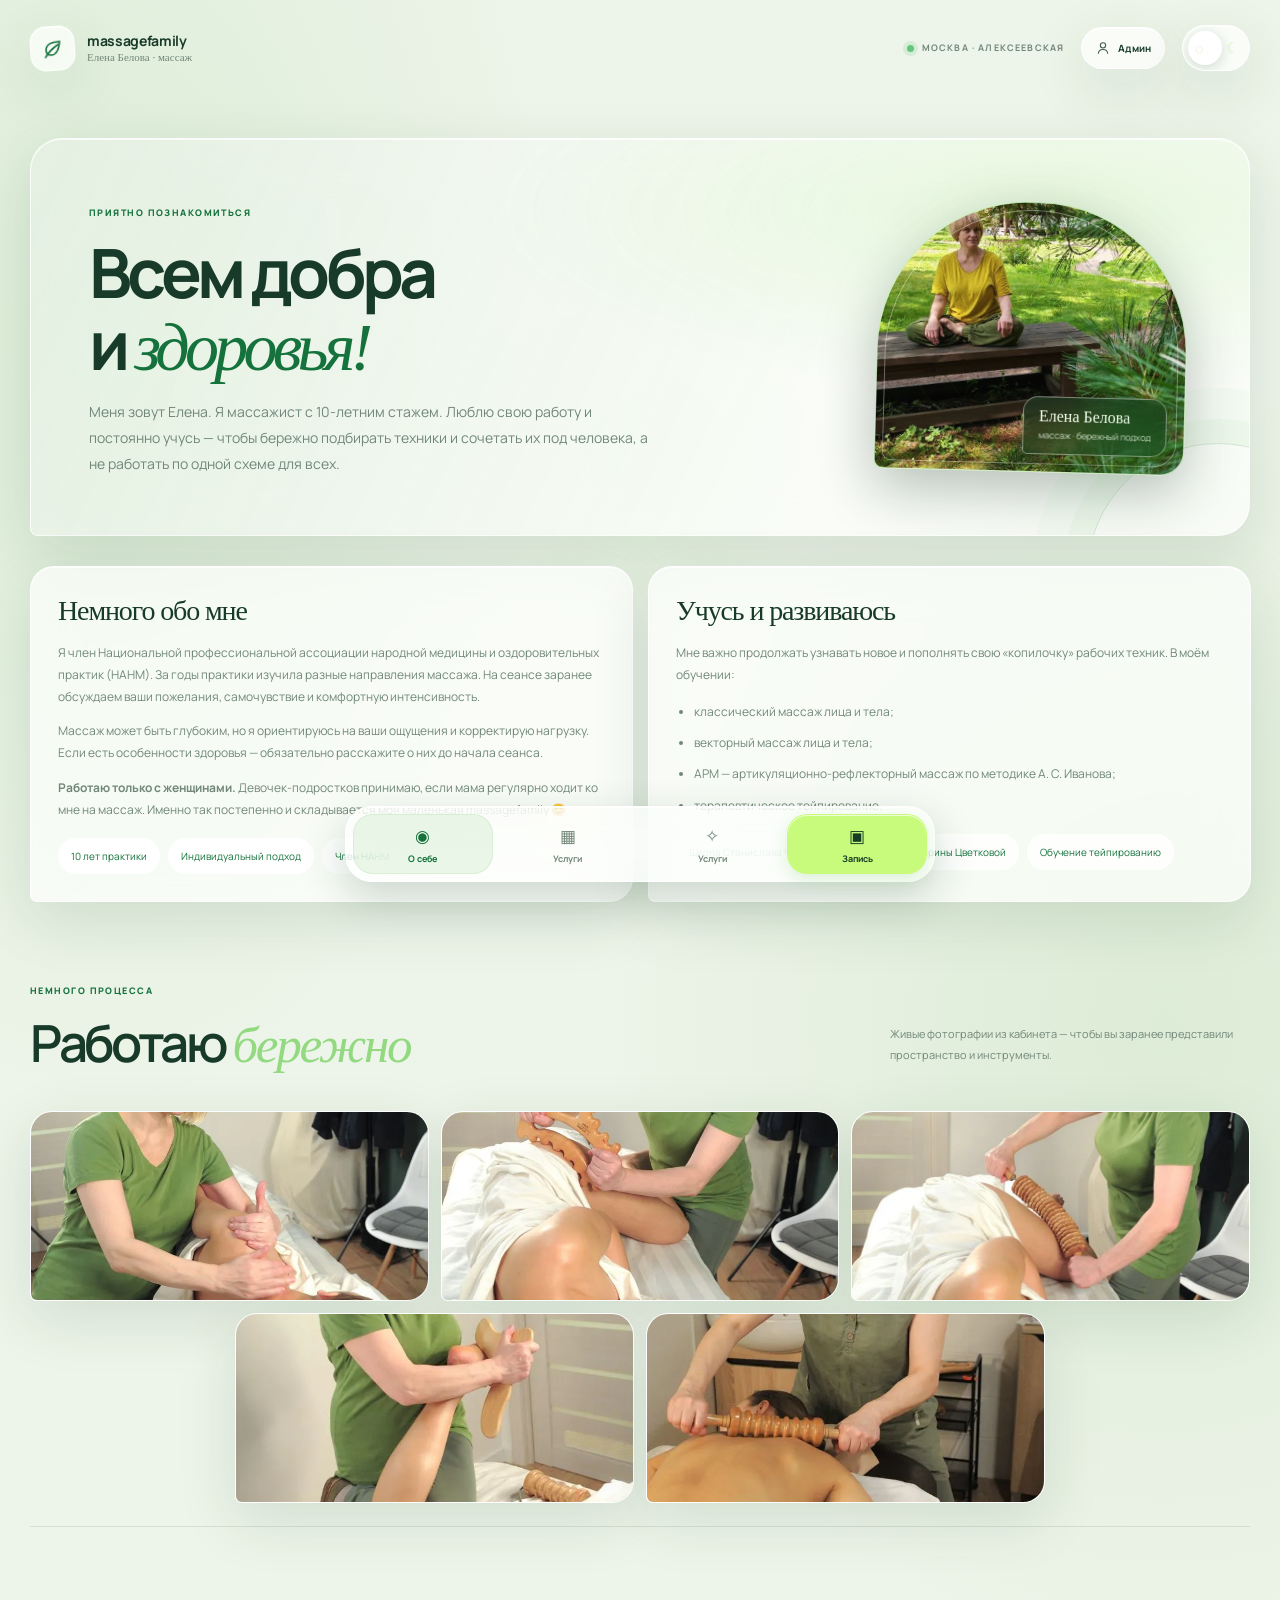
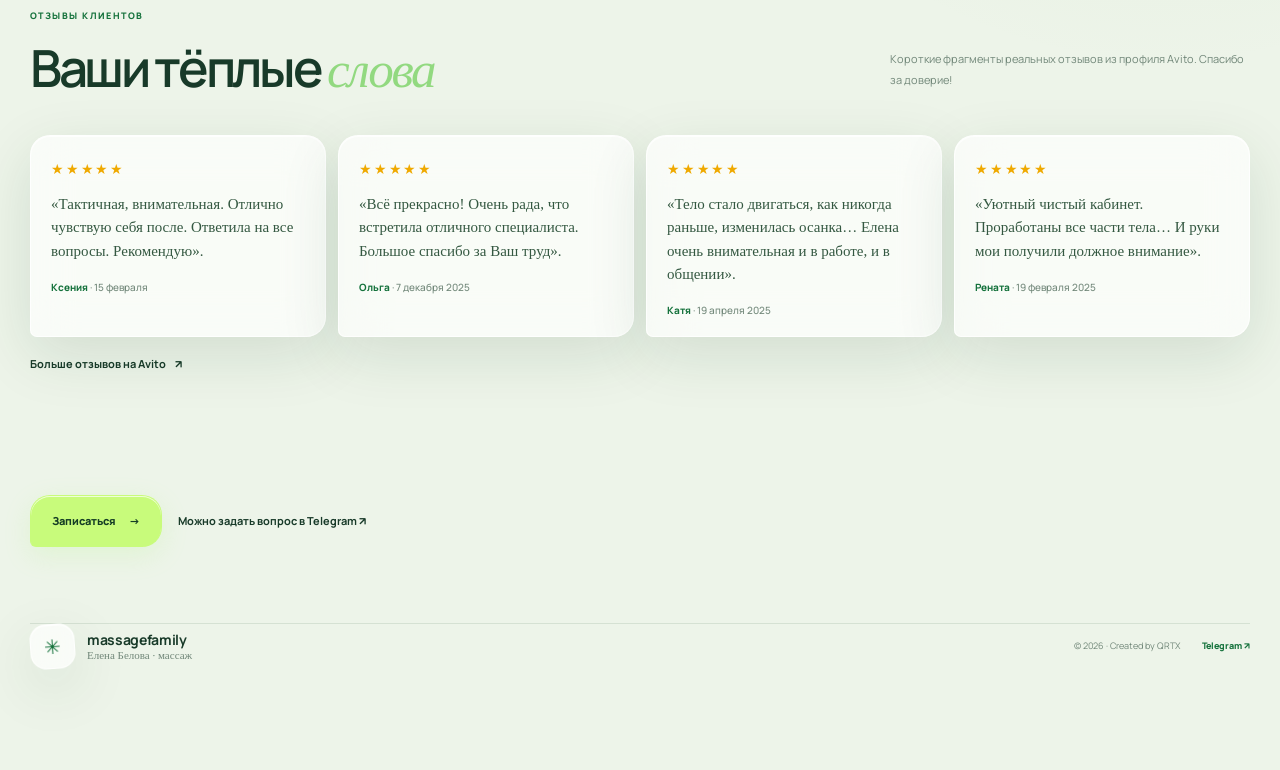
<file: about.html>
<!doctype html>
<html lang="ru"><head><meta charset="utf-8"><meta name="viewport" content="width=device-width,initial-scale=1"><meta name="theme-color" content="#ecf4e9"><meta name="description" content="Елена Белова — массажист с 10-летним стажем, член НАНМ. Знакомство, образование и отзывы клиентов."><title>О себе — massagefamily</title><link rel="manifest" href="./site.webmanifest"><link rel="icon" href="./assets/leaf.svg" type="image/svg+xml"><link rel="stylesheet" href="./styles.css?v=12"></head>
<body data-theme="light"><div class="scroll-progress" id="scroll-progress"></div><div class="ambient-glow" id="ambient-glow"></div>
<header class="site-header"><a class="brand" href="./index.html"><span class="brand-mark"><svg viewBox="0 0 24 24"><path d="M19 5C10 5 5 8 5 13c0 3 2 5 5 5 5 0 8-6 9-13ZM4 20c4-6 8-9 13-12" fill="none" stroke="currentColor" stroke-width="1.6" stroke-linecap="round"/></svg></span><span class="brand-copy"><strong>massagefamily</strong><small>Елена Белова · массаж</small></span></a><div class="header-right"><span class="header-location"><i></i> МОСКВА · АЛЕКСЕЕВСКАЯ</span><button class="theme-toggle" id="theme-toggle" type="button" aria-label="Сменить тему"><span class="theme-sun">☼</span><span class="theme-moon">☾</span><span class="theme-toggle-knob"></span></button></div></header>
<main class="standalone-main subpage-main"><section class="page-intro about-intro reveal"><div class="about-intro-copy"><p class="eyebrow">ПРИЯТНО ПОЗНАКОМИТЬСЯ</p><h1>Всем добра<br />и <em>здоровья!</em></h1><p>Меня зовут Елена. Я массажист с 10-летним стажем. Люблю свою работу и постоянно учусь — чтобы бережно подбирать техники и сочетать их под человека, а не работать по одной схеме для всех.</p></div><figure class="about-portrait"><img src="./assets/photos/hero.jpg" alt="Елена в зелёном саду" fetchpriority="high"><figcaption><span>Елена Белова</span><small>массаж · бережный подход</small></figcaption></figure></section>
<div class="page-content"><article class="page-panel reveal"><h2>Немного обо мне</h2><p>Я член Национальной профессиональной ассоциации народной медицины и оздоровительных практик (НАНМ). За годы практики изучила разные направления массажа. На сеансе заранее обсуждаем ваши пожелания, самочувствие и комфортную интенсивность.</p><p>Массаж может быть глубоким, но я ориентируюсь на ваши ощущения и корректирую нагрузку. Если есть особенности здоровья — обязательно расскажите о них до начала сеанса.</p><p><strong>Работаю только с женщинами.</strong> Девочек-подростков принимаю, если мама регулярно ходит ко мне на массаж. Именно так постепенно и складывается моя маленькая massagefamily 😊</p><div class="course-chips"><span>10 лет практики</span><span>Индивидуальный подход</span><span>Член НАНМ</span></div></article>
<article class="page-panel reveal"><h2>Учусь и развиваюсь</h2><p>Мне важно продолжать узнавать новое и пополнять свою «копилочку» рабочих техник. В моём обучении:</p><ul><li>классический массаж лица и тела;</li><li>векторный массаж лица и тела;</li><li>АРМ — артикуляционно-рефлекторный массаж по методике А. С. Иванова;</li><li>терапевтическое тейпирование.</li></ul><div class="course-chips"><span>Школа Станислава Чернонога</span><span>Академия Ирины Цветковой</span><span>Обучение тейпированию</span></div></article></div>
<section class="proof-section" style="border:0;padding-bottom:0"><div class="section-heading reveal"><div><div class="section-kicker">НЕМНОГО ПРОЦЕССА</div><h2>Работаю <em>бережно</em></h2></div><p>Живые фотографии из кабинета — чтобы вы заранее представили пространство и инструменты.</p></div><div class="gallery-grid about-gallery reveal"><figure class="gallery-photo"><img src="./assets/photos/gallery/session-01.webp" alt="Елена проводит массаж" loading="lazy"></figure><figure class="gallery-photo"><img src="./assets/photos/gallery/session-02.webp" alt="Массаж деревянным инструментом" loading="lazy"></figure><figure class="gallery-photo"><img src="./assets/photos/gallery/session-03.webp" alt="Сеанс массажа спины" loading="lazy"></figure><figure class="gallery-photo"><img src="./assets/photos/gallery/session-04.webp" alt="Работа с ногой во время сеанса" loading="lazy"></figure><figure class="gallery-photo"><img src="./assets/photos/gallery/session-05.webp" alt="Массаж спины в кабинете" loading="lazy"></figure></div></section>
<section class="proof-section"><div class="section-heading reveal"><div><div class="section-kicker">ОТЗЫВЫ КЛИЕНТОВ</div><h2>Ваши тёплые <em>слова</em></h2></div><p>Короткие фрагменты реальных отзывов из профиля Avito. Спасибо за доверие!</p></div><div class="reviews-grid"><article class="review-card reveal"><div class="review-stars">★★★★★</div><blockquote>«Тактичная, внимательная. Отлично чувствую себя после. Ответила на все вопросы. Рекомендую».</blockquote><p>Ксения <span>· 15 февраля</span></p></article><article class="review-card reveal"><div class="review-stars">★★★★★</div><blockquote>«Всё прекрасно! Очень рада, что встретила отличного специалиста. Большое спасибо за Ваш труд».</blockquote><p>Ольга <span>· 7 декабря 2025</span></p></article><article class="review-card reveal"><div class="review-stars">★★★★★</div><blockquote>«Тело стало двигаться, как никогда раньше, изменилась осанка… Елена очень внимательная и в работе, и в общении».</blockquote><p>Катя <span>· 19 апреля 2025</span></p></article><article class="review-card reveal"><div class="review-stars">★★★★★</div><blockquote>«Уютный чистый кабинет. Проработаны все части тела… И руки мои получили должное внимание».</blockquote><p>Рената <span>· 19 февраля 2025</span></p></article></div><a class="text-link reviews-source" href="https://www.avito.ru/brands/05d2e769d853cb7432aabbcc0c474734/all/predlozheniya_uslug?gdlkerfdnwq=101&amp;page_from=from_item_card&amp;iid=3800593027&amp;sellerId=5f546a89d2728fcfa3dec36722f4801d&amp;view=gallery" target="_blank" rel="noreferrer">Больше отзывов на Avito <span>↗</span></a></section>
<div class="page-cta reveal"><a class="button button-primary" href="./booking.html">Записаться <span>→</span></a><a class="text-link" href="https://t.me/elenabelova77" target="_blank" rel="noreferrer">Можно задать вопрос в Telegram ↗</a></div></main>
<footer class="site-footer section-shell"><a class="brand" href="./index.html"><span class="brand-mark">✳</span><span class="brand-copy"><strong>massagefamily</strong><small>Елена Белова · массаж</small></span></a><span>© <span id="year"></span> · Created by QRTX</span><div class="footer-actions"><a href="https://t.me/elenabelova77" target="_blank" rel="noreferrer">Telegram ↗</a></div></footer>
<nav class="floating-nav" aria-label="Навигация"><a class="nav-item" href="about.html"><span class="nav-icon">◉</span><span>О себе</span></a><a class="nav-item" href="services.html"><span class="nav-icon">▦</span><span>Услуги</span></a><a class="nav-item" href="prices.html"><span class="nav-icon">✧</span><span>Услуги</span></a><a class="nav-item nav-booking" href="booking.html"><span class="nav-icon">▣</span><span>Запись</span></a></nav><script src="./site-common.js?v=13" defer></script></body></html>
</file>
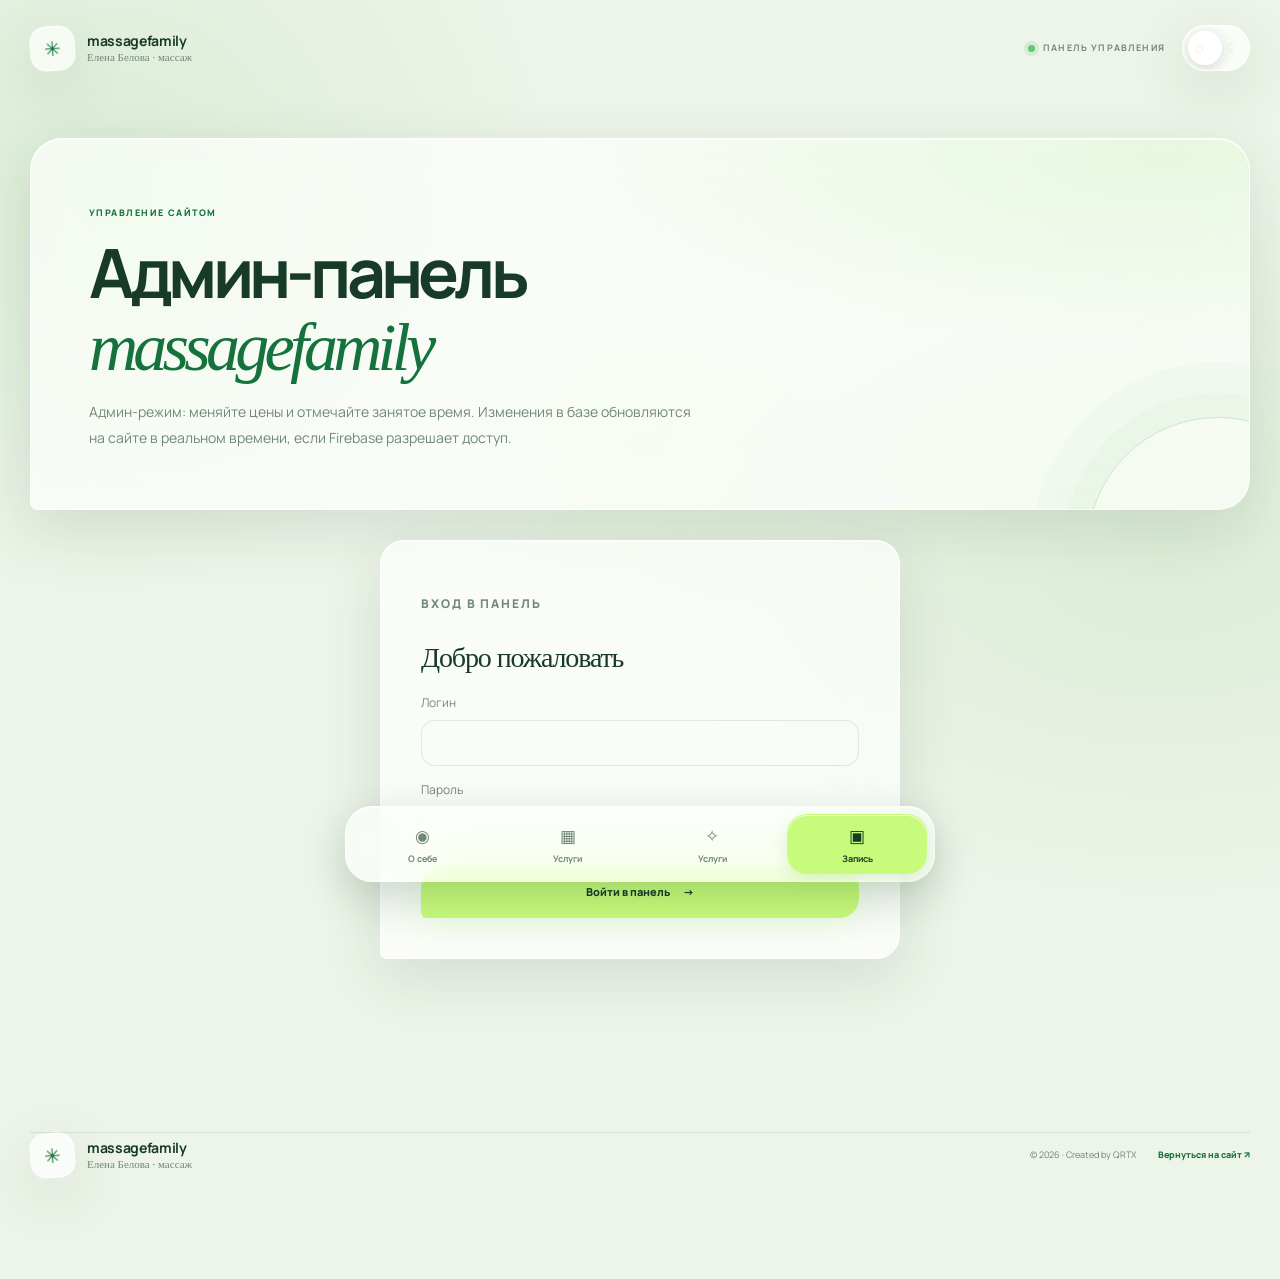
<file: admin.html>
<!doctype html>
<html lang="ru">
<head>
  <meta charset="utf-8"><meta name="viewport" content="width=device-width,initial-scale=1"><meta name="theme-color" content="#ecf4e9">
  <meta name="description" content="Демо-панель управления сайтом massagefamily."><title>Демо-админка — massagefamily</title>
  <link rel="manifest" href="./site.webmanifest"><link rel="icon" href="./assets/leaf.svg" type="image/svg+xml"><link rel="stylesheet" href="./styles.css?v=12">
</head>
<body class="admin-page" data-theme="light">
  <div class="scroll-progress"></div><div class="ambient-glow"></div>
  <header class="site-header"><a class="brand" href="./index.html"><span class="brand-mark">✳</span><span class="brand-copy"><strong>massagefamily</strong><small>Елена Белова · массаж</small></span></a><div class="header-right"><span class="header-location"><i></i> ПАНЕЛЬ УПРАВЛЕНИЯ</span><button class="theme-toggle" id="theme-toggle" type="button" aria-label="Сменить тему"><span class="theme-sun">☼</span><span class="theme-moon">☾</span><span class="theme-toggle-knob"></span></button></div></header>
  <main class="standalone-main subpage-main admin-main">
    <section class="page-intro reveal"><p class="eyebrow">УПРАВЛЕНИЕ САЙТОМ</p><h1>Админ-панель<br><em>massagefamily</em></h1><p>Админ-режим: меняйте цены и отмечайте занятое время. Изменения в базе обновляются на сайте в реальном времени, если Firebase разрешает доступ.</p></section>
    <section class="admin-login page-panel reveal" id="admin-login-panel">
      <form id="admin-login-form" class="admin-login-form"><p class="eyebrow">ВХОД В ПАНЕЛЬ</p><h2>Добро пожаловать</h2><label>Логин<input id="admin-username" name="username" autocomplete="username" required></label><label>Пароль<input id="admin-password" name="password" type="password" autocomplete="current-password" required></label><button class="button button-primary" type="submit">Войти в панель <span>→</span></button><p class="form-error" id="login-error" role="alert" hidden>Проверьте логин и пароль.</p></form>
    </section>
    <section class="admin-workspace" id="admin-workspace" hidden>
      <div class="admin-toolbar page-panel"><div><span class="eyebrow">СТАТУС ХРАНИЛИЩА</span><p id="database-status" class="database-status" role="status">Проверяю соединение…</p></div><div class="admin-toolbar-actions"><button class="button button-outline" id="seed-database" type="button">Сохранить стартовые данные в Firebase</button><button class="button button-quiet" id="admin-logout" type="button">Выйти</button></div></div>
      <div class="admin-grid">
        <section class="page-panel admin-services-panel"><div class="admin-section-heading"><div><p class="eyebrow">КАТАЛОГ</p><h2>Услуги и цены</h2></div><span class="admin-count" id="service-count"></span></div><div id="admin-service-list" class="admin-service-list"></div><form id="new-service-form" class="new-service-form"><h3>Добавить услугу</h3><label>Название<input name="name" required maxlength="90" placeholder="Например, массаж спины"></label><div class="form-pair"><label>Длительность<input name="duration" required maxlength="60" placeholder="1 час"></label><label>Цена, ₽<input name="price" required type="number" min="0" step="100" placeholder="5000"></label></div><button class="button button-outline" type="submit">Добавить услугу <span>＋</span></button></form></section>
        <section class="page-panel admin-calendar-panel"><div class="admin-section-heading"><div><p class="eyebrow">РАСПИСАНИЕ</p><h2>Записи в календаре</h2></div></div><div class="calendar-title admin-month-title"><h3 id="admin-month-label"></h3><div class="calendar-arrows"><button type="button" id="admin-prev-month" aria-label="Предыдущий месяц">‹</button><button type="button" id="admin-next-month" aria-label="Следующий месяц">›</button></div></div><div class="calendar-weekdays"><span>ПН</span><span>ВТ</span><span>СР</span><span>ЧТ</span><span>ПТ</span><span>СБ</span><span>ВС</span></div><div class="calendar-grid admin-calendar-grid" id="admin-calendar-grid" aria-label="Дни месяца"></div><p class="admin-selected-date" id="admin-selected-date">Выберите день в календаре</p><div class="admin-day-actions"><label class="admin-closed-toggle"><input type="checkbox" id="admin-day-closed"><span>Закрыть день для записи</span></label><form id="admin-booking-form" class="admin-booking-form"><label>Время<select name="time" id="admin-time" required></select></label><button class="button button-primary" type="submit">Добавить занятие <span>＋</span></button></form><div class="admin-booking-list" id="admin-booking-list"></div></div></section>
      </div>
      <p class="admin-disclaimer"><strong>Важно:</strong> все изменения применяются либо кнопкой Сохранить, либо автоматически. Для проверки обновите страницу. </p>
    </section>
  </main>
  <footer class="site-footer section-shell"><a class="brand" href="./index.html"><span class="brand-mark">✳</span><span class="brand-copy"><strong>massagefamily</strong><small>Елена Белова · массаж</small></span></a><span>© <span id="year"></span> · Created by QRTX</span><div class="footer-actions"><a href="./index.html">Вернуться на сайт ↗</a></div></footer>
  <nav class="floating-nav" aria-label="Навигация"><a class="nav-item" href="about.html"><span class="nav-icon">◉</span><span>О себе</span></a><a class="nav-item" href="services.html"><span class="nav-icon">▦</span><span>Услуги</span></a><a class="nav-item" href="prices.html"><span class="nav-icon">₽</span><span>Цены</span></a><a class="nav-item nav-booking" href="booking.html"><span class="nav-icon">▣</span><span>Запись</span></a></nav>
  <script src="./site-common.js?v=13" defer></script><script src="./admin.js?v=3" defer></script>
</body>
</html>
</file>
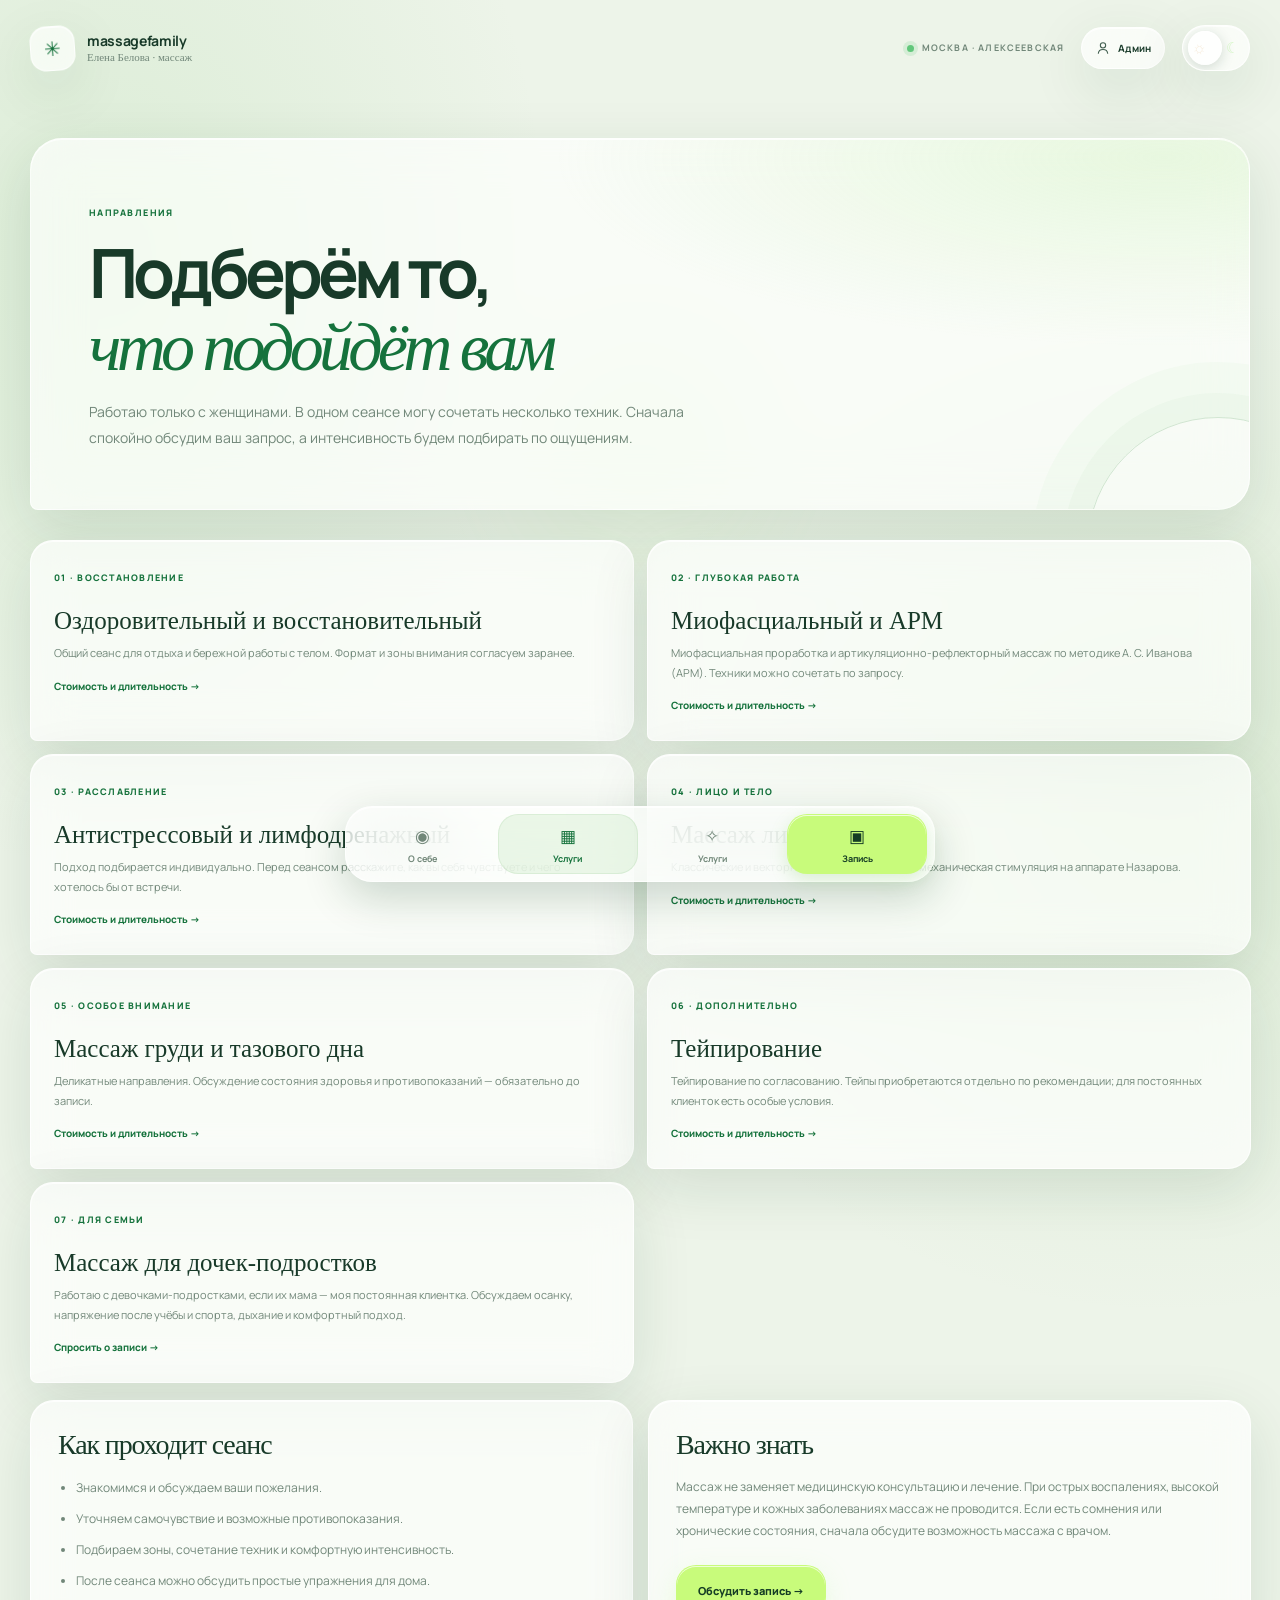
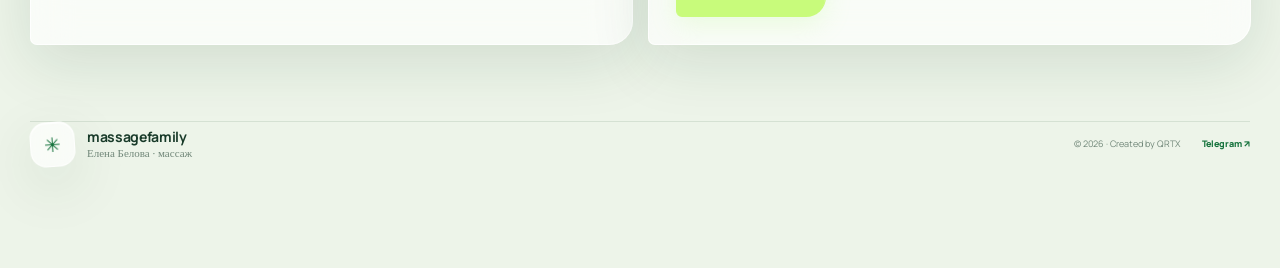
<file: services.html>
<!doctype html>
<html lang="ru"><head><meta charset="utf-8"><meta name="viewport" content="width=device-width,initial-scale=1"><meta name="theme-color" content="#ecf4e9"><meta name="description" content="Направления массажа Елены Беловой: оздоровительный, миофасциальный, лимфодренажный, висцеральный и другие."><title>Услуги — massagefamily</title><link rel="manifest" href="./site.webmanifest"><link rel="icon" href="./assets/leaf.svg" type="image/svg+xml"><link rel="stylesheet" href="./styles.css?v=12"></head>
<body data-theme="light"><div class="scroll-progress"></div><div class="ambient-glow"></div><header class="site-header"><a class="brand" href="./index.html"><span class="brand-mark">✳</span><span class="brand-copy"><strong>massagefamily</strong><small>Елена Белова · массаж</small></span></a><div class="header-right"><span class="header-location"><i></i> МОСКВА · АЛЕКСЕЕВСКАЯ</span><button class="theme-toggle" id="theme-toggle" type="button" aria-label="Сменить тему"><span class="theme-sun">☼</span><span class="theme-moon">☾</span><span class="theme-toggle-knob"></span></button></div></header>
<main class="standalone-main subpage-main"><section class="page-intro reveal"><p class="eyebrow">НАПРАВЛЕНИЯ</p><h1>Подберём то,<br /><em>что подойдёт вам</em></h1><p>Работаю только с женщинами. В одном сеансе могу сочетать несколько техник. Сначала спокойно обсудим ваш запрос, а интенсивность будем подбирать по ощущениям.</p></section>
<div class="catalog-list"><article class="catalog-card reveal"><small>01 · ВОССТАНОВЛЕНИЕ</small><h2>Оздоровительный и восстановительный</h2><p>Общий сеанс для отдыха и бережной работы с телом. Формат и зоны внимания согласуем заранее.</p><a href="./prices.html">Стоимость и длительность →</a></article><article class="catalog-card reveal"><small>02 · ГЛУБОКАЯ РАБОТА</small><h2>Миофасциальный и АРМ</h2><p>Миофасциальная проработка и артикуляционно-рефлекторный массаж по методике А. С. Иванова (АРМ). Техники можно сочетать по запросу.</p><a href="./prices.html">Стоимость и длительность →</a></article><article class="catalog-card reveal"><small>03 · РАССЛАБЛЕНИЕ</small><h2>Антистрессовый и лимфодренажный</h2><p>Подход подбирается индивидуально. Перед сеансом расскажите, как вы себя чувствуете и чего хотелось бы от встречи.</p><a href="./prices.html">Стоимость и длительность →</a></article><article class="catalog-card reveal"><small>04 · ЛИЦО И ТЕЛО</small><h2>Массаж лица и БМС</h2><p>Классические и векторные техники, а также биомеханическая стимуляция на аппарате Назарова.</p><a href="./prices.html">Стоимость и длительность →</a></article><article class="catalog-card reveal"><small>05 · ОСОБОЕ ВНИМАНИЕ</small><h2>Массаж груди и тазового дна</h2><p>Деликатные направления. Обсуждение состояния здоровья и противопоказаний — обязательно до записи.</p><a href="./prices.html">Стоимость и длительность →</a></article><article class="catalog-card reveal"><small>06 · ДОПОЛНИТЕЛЬНО</small><h2>Тейпирование</h2><p>Тейпирование по согласованию. Тейпы приобретаются отдельно по рекомендации; для постоянных клиенток есть особые условия.</p><a href="./prices.html">Стоимость и длительность →</a></article><article class="catalog-card reveal"><small>07 · ДЛЯ СЕМЬИ</small><h2>Массаж для дочек-подростков</h2><p>Работаю с девочками-подростками, если их мама — моя постоянная клиентка. Обсуждаем осанку, напряжение после учёбы и спорта, дыхание и комфортный подход.</p><a href="./booking.html">Спросить о записи →</a></article></div>
<div class="page-content" style="margin-top:16px"><article class="page-panel reveal"><h2>Как проходит сеанс</h2><ul><li>Знакомимся и обсуждаем ваши пожелания.</li><li>Уточняем самочувствие и возможные противопоказания.</li><li>Подбираем зоны, сочетание техник и комфортную интенсивность.</li><li>После сеанса можно обсудить простые упражнения для дома.</li></ul></article><article class="page-panel reveal"><h2>Важно знать</h2><p>Массаж не заменяет медицинскую консультацию и лечение. При острых воспалениях, высокой температуре и кожных заболеваниях массаж не проводится. Если есть сомнения или хронические состояния, сначала обсудите возможность массажа с врачом.</p><div class="page-cta"><a class="button button-primary" href="./booking.html">Обсудить запись →</a></div></article></div></main>
<footer class="site-footer section-shell"><a class="brand" href="./index.html"><span class="brand-mark">✳</span><span class="brand-copy"><strong>massagefamily</strong><small>Елена Белова · массаж</small></span></a><span>© <span id="year"></span> · Created by QRTX</span><div class="footer-actions"><a href="https://t.me/elenabelova77" target="_blank" rel="noreferrer">Telegram ↗</a></div></footer><nav class="floating-nav" aria-label="Навигация"><a class="nav-item" href="about.html"><span class="nav-icon">◉</span><span>О себе</span></a><a class="nav-item" href="services.html"><span class="nav-icon">▦</span><span>Услуги</span></a><a class="nav-item" href="prices.html"><span class="nav-icon">✧</span><span>Услуги</span></a><a class="nav-item nav-booking" href="booking.html"><span class="nav-icon">▣</span><span>Запись</span></a></nav><script src="./site-common.js?v=13" defer></script></body></html>
</file>
<file: styles.css>
@import url('https://fonts.googleapis.com/css2?family=DM+Sans:wght@400;500;600;700&family=Manrope:wght@400;500;600;700;800&display=swap');

:root {
  color-scheme: light;
  --page: #edf4e9;
  --page-soft: #f5f8f1;
  --surface: rgba(255, 255, 255, .69);
  --surface-strong: rgba(255, 255, 255, .84);
  --surface-solid: #fff;
  --ink: #183a29;
  --ink-soft: #345841;
  --muted: #718779;
  --line: rgba(54, 95, 64, .13);
  --leaf: #38a85f;
  --leaf-dark: #15723c;
  --leaf-deep: #103b27;
  --acid: #c8fb7b;
  --mint: #d9f0ce;
  --glass-edge: rgba(255, 255, 255, .76);
  --glass-shadow: 0 18px 60px rgba(20, 65, 37, .12), inset 0 1px 0 rgba(255, 255, 255, .76);
  --serif: Georgia, 'Times New Roman', serif;
  --sans: 'Manrope', 'DM Sans', -apple-system, BlinkMacSystemFont, 'Segoe UI', sans-serif;
  --shell: 1220px;
}

body[data-theme="dark"] {
  color-scheme: dark;
  --page: #071b12;
  --page-soft: #0b2418;
  --surface: rgba(20, 49, 33, .7);
  --surface-strong: rgba(23, 57, 38, .88);
  --surface-solid: #123321;
  --ink: #eff9e9;
  --ink-soft: #d0e4ce;
  --muted: #a2b9a8;
  --line: rgba(190, 230, 185, .14);
  --leaf: #68d887;
  --leaf-dark: #9de88b;
  --leaf-deep: #0d2417;
  --acid: #c9fa80;
  --mint: #23452f;
  --glass-edge: rgba(201, 243, 191, .2);
  --glass-shadow: 0 22px 70px rgba(0, 0, 0, .28), inset 0 1px 0 rgba(230, 255, 221, .12);
}

* { box-sizing: border-box; }
html { scroll-behavior: smooth; scroll-padding-top: 30px; }
body {
  margin: 0;
  min-width: 320px;
  background:
    radial-gradient(ellipse at 8% 14%, rgba(143, 205, 133, .19), transparent 28rem),
    radial-gradient(ellipse at 91% 43%, rgba(129, 190, 108, .15), transparent 35rem),
    var(--page);
  color: var(--ink);
  font: 400 15px/1.65 var(--sans);
  -webkit-font-smoothing: antialiased;
  transition: background-color .45s, color .35s;
}
body, button, a { -webkit-tap-highlight-color: transparent; }
button, a { touch-action: manipulation; }
button { font: inherit; color: inherit; }
a { color: inherit; text-decoration: none; }
img { max-width: 100%; display: block; }
svg { width: 20px; height: 20px; display: block; flex: none; }
.svg-library { position: absolute; width: 0; height: 0; overflow: hidden; }
.section-shell { width: min(var(--shell), calc(100% - 56px)); margin-inline: auto; }
::selection { background: #b9ed99; color: #103b27; }

.scroll-progress { position: fixed; z-index: 50; inset: 0 auto auto 0; width: 0; height: 3px; background: linear-gradient(90deg, #58c974, #c8fb7b); box-shadow: 0 0 16px rgba(120, 238, 123, .7); }
.page-loader { position: fixed; inset: 0; z-index: 200; display: flex; flex-direction: column; align-items: center; justify-content: center; gap: 9px; color: var(--ink); background: color-mix(in srgb, var(--page) 82%, transparent); backdrop-filter: blur(24px) saturate(1.25); opacity: 0; visibility: hidden; pointer-events: none; transition: opacity .42s cubic-bezier(.2,.75,.25,1), visibility 0s linear .42s; }
body.page-loading .page-loader { opacity: 1; visibility: visible; pointer-events: auto; transition-delay: 0s; }
body.page-loading { overflow: hidden; }
.loader-orbit { width: 58px; height: 58px; position: relative; display: grid; place-items: center; margin-bottom: 8px; border: 1px solid rgba(126,205,116,.48); border-radius: 21px 21px 21px 6px; color: var(--leaf); background: var(--surface); box-shadow: 0 12px 38px rgba(49,125,59,.18),inset 0 1px 0 rgba(255,255,255,.7); animation: loader-float 2.4s ease-in-out infinite; }
.loader-orbit::before,.loader-orbit::after { content:""; position:absolute; inset:-8px; border:1px solid rgba(106,195,108,.22); border-radius:25px 25px 25px 9px; animation: loader-ring 2.8s ease-out infinite; }
.loader-orbit::after { animation-delay:1.4s; }
.loader-orbit span { font-size:25px; animation: loader-spin 8s linear infinite; }
.loader-orbit i { position:absolute; top:3px; right:5px; width:7px; height:7px; border-radius:50%; background:var(--acid); box-shadow:0 0 12px rgba(180,244,117,.9); }
.page-loader > strong { font:700 16px var(--sans); letter-spacing:.015em; }
.page-loader > small { color:var(--muted); font:12px var(--serif); }
.loader-progress { width:118px; height:2px; overflow:hidden; margin-top:15px; border-radius:99px; background:var(--line); }
.loader-progress i { width:40%; height:100%; display:block; border-radius:inherit; background:linear-gradient(90deg,var(--leaf),var(--acid)); box-shadow:0 0 10px rgba(122,222,112,.68); animation:loader-progress 1.1s ease-in-out infinite; }
@keyframes loader-float { 0%,100% { transform:translateY(0) rotate(-2deg); } 50% { transform:translateY(-5px) rotate(2deg); } }
@keyframes loader-ring { 0% { opacity:.55; transform:scale(.82); } 100% { opacity:0; transform:scale(1.32); } }
@keyframes loader-spin { to { transform:rotate(360deg); } }
@keyframes loader-progress { 0% { transform:translateX(-120%); } 100% { transform:translateX(330%); } }
.ambient-glow { position: fixed; z-index: 0; width: 420px; height: 420px; top: 0; left: 0; border-radius: 50%; pointer-events: none; opacity: .13; background: radial-gradient(circle, rgba(171, 255, 120, .58), transparent 66%); transform: translate3d(calc(var(--pointer-x, 50vw) - 50%), calc(var(--pointer-y, 50vh) - 50%), 0); mix-blend-mode: multiply; }
body[data-theme="dark"] .ambient-glow { opacity: .2; mix-blend-mode: screen; }

/* Header: intentionally calm; the persistent navigation lives in the glass dock. */
.site-header { position: relative; z-index: 5; width: min(var(--shell), calc(100% - 56px)); height: 96px; margin: 0 auto; display: flex; align-items: center; justify-content: space-between; }
.brand { display: inline-flex; align-items: center; gap: 12px; }
.brand-mark { display: grid; place-items: center; width: 45px; height: 45px; border: 1px solid var(--glass-edge); border-radius: 16px; color: var(--leaf-dark); background: var(--surface); backdrop-filter: blur(18px) saturate(1.5); box-shadow: var(--glass-shadow); transform: rotate(-4deg); transition: transform .4s cubic-bezier(.2,.8,.2,1); }
.brand-mark:not(:has(svg)) { font-size: 20px; }
.brand:hover .brand-mark { transform: rotate(5deg) scale(1.06); }
.brand-mark svg { width: 24px; height: 24px; }
.brand-copy { display: grid; gap: 1px; line-height: 1.2; }
.brand-copy strong { font-size: 14px; letter-spacing: -.025em; }
.brand-copy small { color: var(--muted); font: 11px var(--serif); }
.header-right { display: flex; align-items: center; gap: 17px; }
.admin-entry { min-height: 42px; padding: 0 13px; border: 1px solid var(--glass-edge); border-radius: 999px; display: inline-flex; align-items: center; justify-content: center; gap: 7px; color: var(--ink); background: var(--surface); backdrop-filter: blur(20px) saturate(1.6); box-shadow: var(--glass-shadow); font-size: 10px; font-weight: 700; letter-spacing: .015em; white-space: nowrap; transition: transform .25s, background .3s, border-color .3s; }
.admin-entry:hover { transform: translateY(-2px); border-color: var(--leaf); background: var(--surface-strong); }
.admin-entry:active { transform: scale(.96); }
.admin-entry svg { width: 16px; height: 16px; opacity: .82; }
.header-location { display: inline-flex; align-items: center; gap: 8px; color: var(--muted); font-size: 9px; font-weight: 700; letter-spacing: .13em; }
.header-location i, .hero-live i { width: 7px; height: 7px; display: block; border-radius: 50%; background: #62c77b; box-shadow: 0 0 0 4px rgba(98, 199, 123, .17); }
.theme-toggle { position: relative; width: 68px; height: 46px; padding: 0; border: 1px solid var(--glass-edge); border-radius: 26px; display: flex; justify-content: space-around; align-items: center; background: var(--surface); backdrop-filter: blur(22px) saturate(1.7); box-shadow: var(--glass-shadow); cursor: pointer; overflow: hidden; transition: transform .25s, background .4s; }
.theme-toggle:hover { transform: translateY(-2px); }
.theme-toggle:active { transform: scale(.94); }
.theme-toggle svg { z-index: 1; width: 17px; height: 17px; opacity: .58; transition: opacity .25s, transform .5s; }
.theme-sun { color: #c58b27; }
.theme-moon { color: #d5f7c6; }
.theme-toggle-knob { position: absolute; z-index: 0; left: 5px; top: 5px; width: 34px; height: 34px; border-radius: 50%; background: var(--surface-strong); box-shadow: 0 3px 13px rgba(22, 61, 35, .18), inset 0 1px 0 var(--glass-edge); transition: transform .45s cubic-bezier(.2,.85,.2,1); }
body[data-theme="dark"] .theme-toggle-knob { transform: translateX(22px); }
body:not([data-theme="dark"]) .theme-sun, body[data-theme="dark"] .theme-moon { opacity: 1; transform: rotate(25deg) scale(1.08); }

/* Hero */
.hero { min-height: 670px; position: relative; isolation: isolate; overflow: hidden; display: grid; grid-template-columns: 1fr 1fr; align-items: center; border: 1px solid rgba(255,255,255,.35); border-radius: 48px 48px 48px 8px; background: linear-gradient(128deg, #123d27 0%, #0d482a 54%, #1e6637 100%); box-shadow: 0 34px 95px rgba(18, 67, 35, .23); }
.hero::before { content: ""; position: absolute; z-index: -1; width: 750px; height: 750px; right: 4%; top: -34%; border: 1px solid rgba(216, 255, 201, .16); border-radius: 50%; box-shadow: 0 0 0 42px rgba(211, 255, 202, .025), 0 0 0 108px rgba(211, 255, 202, .025); }
.hero::after { content: ""; position: absolute; z-index: -1; width: 560px; height: 560px; left: -17%; bottom: -76%; border-radius: 50%; background: radial-gradient(circle, rgba(114, 221, 98, .26), transparent 70%); }
.hero-copy { position: relative; z-index: 3; padding: 78px 30px 78px 78px; color: #f5ffef; }
.eyebrow, .section-kicker { color: var(--leaf-dark); font-size: 9px; font-weight: 800; letter-spacing: .16em; }
.hero .eyebrow { color: #b7d9b8; }
.eyebrow { display: flex; align-items: center; gap: 10px; }
.eyebrow-dot { width: 7px; height: 7px; border-radius: 50%; background: var(--acid); box-shadow: 0 0 0 5px rgba(200, 251, 123, .13), 0 0 14px var(--acid); }
.hero h1 { max-width: 580px; margin: 25px 0 20px; font-size: clamp(46px, 4.2vw, 59px); line-height: 1.02; letter-spacing: -.07em; font-weight: 500; }
.hero h1 em, .intro h2 em, .section-heading h2 em, .booking-heading h2 em, .location h2 em, .closing-cta h2 em, .price-aside h3 em { color: #92d980; font: italic 400 1em/1.08 var(--serif); letter-spacing: -.045em; }
.hero h1 em { color: var(--acid); }
.hero-lead { max-width: 450px; color: rgba(236, 249, 232, .74); font-size: 14px; line-height: 1.95; }
.hero-actions { display: flex; align-items: center; gap: 21px; margin-top: 31px; }
.button { min-height: 52px; position: relative; overflow: hidden; display: inline-flex; align-items: center; justify-content: center; gap: 13px; padding: 14px 21px; border: 1px solid transparent; border-radius: 20px 20px 20px 6px; font-size: 11px; font-weight: 800; cursor: pointer; transition: transform .32s cubic-bezier(.2,.8,.2,1), box-shadow .32s, background .35s, border-color .35s; }
.button::before { content: ""; position: absolute; inset: -80% auto -80% -45%; width: 30%; background: linear-gradient(90deg, transparent, rgba(255,255,255,.5), transparent); transform: rotate(20deg) translateX(-200%); transition: transform .7s; }
.button:hover::before { transform: rotate(20deg) translateX(600%); }
.button:hover { transform: translateY(-3px) scale(1.025); box-shadow: 0 13px 30px rgba(4, 31, 15, .2); }
.button:active { transform: translateY(1px) scale(.96); }
.button svg { width: 17px; height: 17px; transition: transform .3s; }
.button:hover svg { transform: translateX(3px); }
.button-primary { color: #153d25; background: var(--acid); box-shadow: 0 8px 27px rgba(170, 247, 119, .2), inset 0 1px 0 rgba(255,255,255,.7); }
.button-dark { color: #efffea; background: #17452b; box-shadow: inset 0 1px 0 rgba(255,255,255,.18); }
.button-outline { color: var(--leaf-dark); border-color: var(--line); background: var(--surface); backdrop-filter: blur(16px); }
.text-link { display: inline-flex; align-items: center; gap: 9px; color: inherit; font-size: 11px; font-weight: 700; transition: gap .25s, color .25s; }
.text-link:hover { gap: 14px; color: var(--leaf); }
.text-link svg { width: 15px; height: 15px; }
.hero-note { display: flex; align-items: center; gap: 12px; margin-top: 39px; color: rgba(229, 244, 225, .67); font-size: 10px; line-height: 1.6; }
.hero-note b { color: #edfae9; }
.note-icon { display: grid; place-items: center; width: 39px; height: 39px; border: 1px solid rgba(226, 255, 215, .23); border-radius: 15px; color: var(--acid); background: rgba(255,255,255,.08); backdrop-filter: blur(15px); }
.note-icon svg { width: 18px; }
.hero-live { display: inline-flex; align-items: center; gap: 8px; margin-left: 13px; padding: 9px 12px; border: 1px solid rgba(233,255,223,.16); border-radius: 16px; background: rgba(255,255,255,.08); color: #d2e8cf; font-size: 8px; letter-spacing: .1em; }
.hero-live i { width: 6px; height: 6px; }
.hero-visual { position: absolute; z-index: 1; inset: 18px 18px 18px auto; width: 48.5%; overflow: visible; }
.hero-image-wrap { width: 100%; height: 100%; position: relative; overflow: hidden; border: 1px solid rgba(255,255,255,.58); border-radius: 250px 38px 250px 38px; background: #345b3e; box-shadow: inset 0 0 0 1px rgba(255,255,255,.4), 0 19px 60px rgba(0,0,0,.22); transition: border-radius .7s cubic-bezier(.2,.8,.2,1); }
.hero-image-wrap::after { content: ""; position: absolute; inset: 0; background: linear-gradient(180deg, rgba(16,52,30,.02) 45%, rgba(8,42,22,.42)), linear-gradient(90deg, rgba(13,61,33,.2), transparent 48%); }
.hero-image-wrap img { width: 100%; height: 100%; object-fit: cover; object-position: center 47%; filter: saturate(.86); transition: transform 1.3s cubic-bezier(.2,.8,.2,1), filter .8s; }
.hero:hover .hero-image-wrap img { transform: scale(1.035); filter: saturate(1.07); }
.hero:hover .hero-image-wrap { border-radius: 220px 48px 210px 56px; }
.hero-float { position: absolute; z-index: 2; left: -39px; bottom: 76px; display: flex; align-items: center; gap: 12px; padding: 13px 19px 13px 13px; border: 1px solid rgba(255,255,255,.66); border-radius: 21px; color: #284832; background: rgba(247, 255, 244, .73); backdrop-filter: blur(23px) saturate(1.6); box-shadow: 0 15px 40px rgba(8, 36, 17, .17), inset 0 1px 0 rgba(255,255,255,.8); font: 12px/1.5 var(--serif); animation: float-gently 6s ease-in-out infinite; }
.hero-float b { font-weight: 400; }
.float-leaf { width: 37px; height: 37px; border-radius: 15px; display: grid; place-items: center; color: #31633d; background: #e2f5d5; }
.hero-stamp { position: absolute; z-index: 2; right: -8px; top: 36px; width: 112px; height: 112px; display: flex; flex-direction: column; align-items: center; justify-content: center; border: 1px solid rgba(255,255,255,.69); border-radius: 50%; color: #224b2e; background: rgba(242, 255, 233, .64); backdrop-filter: blur(19px); box-shadow: 0 9px 30px rgba(12,54,26,.15); text-align: center; transform: rotate(8deg); font-size: 7px; line-height: 1.8; letter-spacing: .1em; }
.hero-stamp b { font: 21px var(--serif); letter-spacing: -.05em; }
.hero-orbit { position: absolute; z-index: -1; border: 1px solid rgba(216,255,210,.2); border-radius: 50%; pointer-events: none; }
.orbit-one { width: 108%; height: 93%; right: -4%; top: 2%; }
.orbit-two { width: 122%; height: 105%; right: -10%; top: -3%; }
.hero-bottom { position: absolute; z-index: 3; bottom: 21px; left: 45px; right: 43px; display: flex; justify-content: space-between; color: rgba(231, 247, 222, .64); font-size: 8px; font-weight: 700; letter-spacing: .17em; }
.hero-bottom span:last-child { display: flex; align-items: center; gap: 6px; }
.hero-bottom svg { width: 13px; height: 13px; }

/* Sections and glass surfaces */
.intro { padding-top: 116px; padding-bottom: 102px; }
.intro-layout { display: grid; grid-template-columns: .92fr 1fr; align-items: center; gap: 100px; margin-top: 36px; }
.intro-photo { height: 445px; position: relative; padding: 16px 16px 0 0; }
.intro-photo::before { content: ""; position: absolute; inset: 33px 0 0 34px; border: 1px solid rgba(63,136,73,.2); border-radius: 220px 220px 14px 14px; background: linear-gradient(140deg, rgba(183, 226, 163, .54), rgba(219, 240, 208, .2)); }
.intro-photo img { position: relative; width: 100%; height: 100%; object-fit: cover; object-position: center 43%; border: 1px solid var(--glass-edge); border-radius: 210px 210px 14px 14px; box-shadow: var(--glass-shadow); }
.photo-caption { position: absolute; left: -19px; bottom: 21px; display: inline-flex; align-items: center; gap: 10px; max-width: calc(100% + 22px); padding: 14px 18px; border: 1px solid var(--glass-edge); border-radius: 18px; background: var(--surface-strong); backdrop-filter: blur(22px) saturate(1.6); box-shadow: var(--glass-shadow); color: var(--ink-soft); font-size: 10px; }
.photo-caption svg { width: 17px; color: var(--leaf-dark); }
.intro-copy { max-width: 500px; }
.intro h2, .section-heading h2, .booking-heading h2, .location h2, .closing-cta h2 { margin: 15px 0 19px; font-size: clamp(38px, 4vw, 54px); line-height: 1.12; letter-spacing: -.065em; font-weight: 600; }
.intro-copy p:not(.eyebrow) { color: var(--muted); font-size: 13px; line-height: 1.95; }
.signature { margin: 28px 0 22px; color: var(--leaf-dark); font: 16px var(--serif); }
.signature span { margin-left: 10px; color: var(--muted); font-style: italic; }
.intro-copy .text-link { color: var(--leaf-dark); }
.values-row { display: grid; grid-template-columns: repeat(3,1fr); margin-top: 78px; padding-top: 27px; border-top: 1px solid var(--line); }
.values-row div { display: grid; grid-template-columns: 39px 1fr; align-items: center; padding: 0 26px; border-right: 1px solid var(--line); }
.values-row div:first-child { padding-left: 0; }
.values-row div:last-child { border: 0; }
.values-row span { grid-row: span 2; color: var(--leaf); font: italic 16px var(--serif); }
.values-row b { font-size: 11px; font-weight: 700; }
.values-row small { color: var(--muted); font-size: 9px; }

/* Real practice photos and client notes */
.proof-section { padding: 82px 0 96px; border-top: 1px solid var(--line); }
.gallery-grid { display: grid; grid-template-columns: 1.12fr 1fr 1fr 1fr; grid-template-rows: 190px 190px; gap: 12px; }
.gallery-photo { min-width: 0; min-height: 0; overflow: hidden; margin: 0; border: 1px solid var(--glass-edge); border-radius: 22px 22px 22px 7px; background: var(--surface); box-shadow: var(--glass-shadow); }
.gallery-photo img { width: 100%; height: 100%; display: block; object-fit: cover; transition: transform .7s cubic-bezier(.2,.8,.2,1), filter .5s; }
.gallery-photo:hover img { transform: scale(1.045); filter: saturate(1.06); }
.gallery-tall { grid-row: span 2; }
.gallery-wide { grid-column: span 2; }
.reviews-grid { display: grid; grid-template-columns: repeat(4, minmax(0,1fr)); gap: 12px; margin-top: 22px; }
.review-card { min-height: 190px; padding: 21px 20px 17px; border: 1px solid var(--glass-edge); border-radius: 20px 20px 20px 7px; background: var(--surface); backdrop-filter: blur(22px) saturate(1.3); box-shadow: var(--glass-shadow); transition: transform .3s, border-color .3s, background .3s; }
.review-card:hover { transform: translateY(-4px); border-color: rgba(112,177,108,.52); }
.review-stars { color: #efa900; font-size: 14px; letter-spacing: .13em; }
.review-card blockquote { margin: 13px 0 16px; color: var(--ink-soft); font: 15px/1.55 var(--serif); }
.review-card > p { margin: 0; color: var(--leaf-dark); font-size: 10px; font-weight: 750; }
.review-card > p span { color: var(--muted); font-weight: 500; }
.reviews-source { margin-top: 19px; }

.services, .price-section, .booking-section { padding: 92px 0 105px; border-top: 1px solid var(--line); }
.section-heading { display: flex; align-items: end; justify-content: space-between; gap: 52px; margin-bottom: 38px; }
.section-heading h2 { margin-bottom: 0; }
.section-heading > p { max-width: 360px; margin: 0 0 6px; color: var(--muted); font-size: 11px; line-height: 1.9; }
.service-grid { display: grid; grid-template-columns: repeat(3,1fr); gap: 14px; perspective: 1100px; }
.service-card { min-height: 254px; position: relative; overflow: hidden; padding: 25px 24px 24px; border: 1px solid var(--glass-edge); border-radius: 24px 24px 24px 7px; background: var(--surface); backdrop-filter: blur(25px) saturate(1.35); box-shadow: var(--glass-shadow); transform-style: preserve-3d; transition: transform .35s cubic-bezier(.2,.8,.2,1), border-color .3s, box-shadow .35s, background .35s; }
.service-card::before { content: ""; position: absolute; inset: 0; z-index: 0; opacity: 0; background: radial-gradient(370px circle at var(--card-x,50%) var(--card-y,50%), rgba(189, 250, 162, .27), transparent 54%); transition: opacity .35s; pointer-events: none; }
.service-card:hover { border-color: rgba(113, 180, 112, .56); box-shadow: 0 25px 63px rgba(20, 75, 39, .14), inset 0 1px 0 rgba(255,255,255,.8); }
.service-card:hover::before { opacity: 1; }
.service-feature { background: linear-gradient(145deg, rgba(217,242,203,.83), rgba(255,255,255,.58)); }
body[data-theme="dark"] .service-feature { background: linear-gradient(145deg, rgba(53,109,60,.66), rgba(20,49,33,.7)); }
.service-top, .service-card h3, .service-card p, .card-link { position: relative; z-index: 1; }
.service-top { display: flex; justify-content: space-between; align-items: center; color: var(--muted); font: italic 14px var(--serif); }
.service-icon { width: 41px; height: 41px; display: grid; place-items: center; border: 1px solid var(--glass-edge); border-radius: 16px; color: var(--leaf-dark); background: var(--surface-strong); box-shadow: 0 8px 19px rgba(26, 86, 39, .08); transition: transform .45s, background .3s; }
.service-card:hover .service-icon { transform: rotate(-9deg) scale(1.08); background: var(--mint); }
.service-card h3 { margin: 27px 0 9px; font: 25px/1.18 var(--serif); letter-spacing: -.035em; }
.service-card p { max-width: 345px; margin: 0; color: var(--muted); font-size: 10px; line-height: 1.9; }
.card-link { position: absolute; bottom: 21px; left: 24px; display: inline-flex; align-items: center; gap: 8px; color: var(--leaf-dark); font-size: 9px; font-weight: 800; transition: gap .25s; }
.card-link:hover { gap: 14px; }
.card-link svg { width: 14px; height: 14px; }
.service-photo { min-height: 254px; padding: 0; }
.service-photo img { position: absolute; inset: 0; width: 100%; height: 100%; object-fit: cover; transition: transform .9s cubic-bezier(.2,.8,.2,1); }
.service-photo:hover img { transform: scale(1.07); }
.service-photo::after { content: ""; position: absolute; inset: 0; background: linear-gradient(180deg, transparent 20%, rgba(7, 39, 18, .72)); }
.photo-card-overlay { position: absolute; z-index: 1; left: 24px; bottom: 24px; display: grid; gap: 7px; color: #fff; }
.photo-card-overlay span { font-size: 8px; font-weight: 700; letter-spacing: .16em; }
.photo-card-overlay b { font: 27px/1.14 var(--serif); font-weight: 400; }
.care-note { display: flex; align-items: center; gap: 10px; margin: 22px 2px 0; color: var(--muted); font-size: 9px; }
.care-note svg { width: 16px; height: 16px; color: var(--leaf-dark); }

/* Price list */
.price-section { background: linear-gradient(180deg, transparent, rgba(201, 228, 191, .12), transparent); }
.price-layout { display: grid; grid-template-columns: 1.55fr .78fr; align-items: start; gap: 50px; }
.price-list { overflow: hidden; border: 1px solid var(--glass-edge); border-radius: 24px 24px 24px 7px; background: var(--surface); backdrop-filter: blur(22px); box-shadow: var(--glass-shadow); }
.price-row { min-height: 69px; display: flex; align-items: flex-start; justify-content: space-between; gap: 21px; padding: 15px 24px; border-bottom: 1px solid var(--line); transition: background .25s, padding .25s; }
.price-row:last-child { border-bottom: 0; }
.price-row:hover { padding-inline: 28px 20px; background: rgba(181, 229, 165, .14); }
.price-row div { display: grid; flex: 1; min-width: 0; gap: 3px; }
.price-row b { font-size: 11px; font-weight: 700; }
.price-row small { color: var(--muted); font-size: 9px; }
.price-row .price-description { max-width: 620px; margin: 5px 0 0; color: var(--muted); font-size: 11px; line-height: 1.6; }
.price-row strong { flex: 0 0 auto; margin-top: 1px; white-space: nowrap; color: var(--leaf-dark); font: 21px var(--serif); }
.price-aside { position: sticky; top: 22px; overflow: hidden; padding: 30px 27px 25px; border: 1px solid rgba(255,255,255,.36); border-radius: 26px 26px 26px 7px; color: #f2ffeb; background: linear-gradient(140deg, #174d2c, #26733e); box-shadow: 0 21px 55px rgba(19, 77, 37, .21); }
.price-aside::before { content: ""; position: absolute; right: -64px; top: -86px; width: 235px; height: 235px; border: 1px solid rgba(232,255,217,.22); border-radius: 50%; box-shadow: 0 0 0 27px rgba(232,255,217,.05), 0 0 0 69px rgba(232,255,217,.04); }
.aside-flower { position: absolute; right: 7px; top: -23px; color: rgba(220,255,186,.34); font-size: 75px; animation: slow-turn 28s linear infinite; }
.price-aside .eyebrow { position: relative; color: #cfedb6; }
.price-aside h3 { position: relative; margin: 20px 0 15px; font-size: 25px; line-height: 1.3; letter-spacing: -.045em; font-weight: 500; }
.price-aside h3 em { color: var(--acid); }
.price-aside > p:not(.eyebrow) { position: relative; margin: 0 0 20px; color: rgba(240,255,233,.72); font-size: 10px; line-height: 1.9; }
.price-aside .button { position: relative; }
.aside-foot { display: flex; align-items: center; gap: 7px; margin-top: 21px; color: rgba(239,255,230,.72); font-size: 8px; }
.aside-foot svg { width: 14px; height: 14px; }

/* Calendar and location */
.booking-heading { max-width: 580px; margin: 0 auto 38px; text-align: center; }
.booking-heading .section-kicker { margin-bottom: 12px; }
.booking-heading h2 { margin: 11px 0 13px; }
.booking-heading > p { color: var(--muted); font-size: 11px; }
.booking-card { overflow: hidden; display: grid; grid-template-columns: 1fr .87fr; border: 1px solid var(--glass-edge); border-radius: 28px 28px 28px 8px; background: var(--surface); backdrop-filter: blur(25px) saturate(1.4); box-shadow: var(--glass-shadow); }
.calendar-panel { padding: 32px 37px 27px; }
.calendar-title { display: flex; justify-content: space-between; align-items: center; margin-bottom: 24px; }
.calendar-title h3, .slots-head h3 { margin: 5px 0 0; font: 25px var(--serif); letter-spacing: -.035em; }
.calendar-arrows { display: flex; gap: 9px; }
.calendar-arrows button { width: 43px; height: 43px; border: 1px solid var(--line); border-radius: 16px; color: var(--leaf-dark); background: var(--surface-strong); backdrop-filter: blur(14px); cursor: pointer; transition: transform .25s, background .25s; font-size: 23px; }
.calendar-arrows button:hover { transform: translateY(-2px); background: var(--mint); }
.calendar-arrows button:active { transform: scale(.9); }
.calendar-weekdays, .calendar-grid { display: grid; grid-template-columns: repeat(7,1fr); gap: 8px; }
.calendar-weekdays { margin-bottom: 8px; }
.calendar-weekdays span { padding: 4px 0; color: var(--muted); text-align: center; font-size: 8px; font-weight: 800; letter-spacing: .08em; }
.day-cell { width: 100%; aspect-ratio: 1; min-height: 42px; position: relative; display: grid; place-items: center; padding: 0; border: 1px solid transparent; border-radius: 16px; color: var(--ink-soft); background: transparent; font-size: 11px; cursor: pointer; transition: background .22s, color .22s, transform .22s, border-color .22s, box-shadow .22s; }
.day-cell.available::after { content: ""; position: absolute; bottom: 5px; width: 5px; height: 5px; border-radius: 50%; background: #43b465; box-shadow: 0 0 8px rgba(67,180,101,.55); }
.day-cell.available:hover { transform: scale(1.09); border-color: rgba(64,161,77,.24); background: rgba(126,199,111,.15); }
.day-cell.busy, .day-cell:disabled { color: var(--muted); opacity: .45; cursor: default; }
.day-cell.selected { color: #12351f; border-color: rgba(255,255,255,.86); background: var(--acid); box-shadow: 0 6px 19px rgba(110,190,81,.27), inset 0 1px 0 rgba(255,255,255,.76); transform: scale(1.07); }
.day-cell.selected::after { background: #2a7b3a; }
.day-cell.today:not(.selected) { border-color: var(--leaf); }
.calendar-legend { display: flex; flex-wrap: wrap; gap: 16px; margin-top: 19px; padding-top: 17px; border-top: 1px solid var(--line); }
.calendar-legend span { display: flex; align-items: center; gap: 7px; color: var(--muted); font-size: 8px; }
.calendar-legend i { width: 8px; height: 8px; border-radius: 50%; background: #43b465; }
.calendar-legend .legend-busy { background: #c5cec4; box-shadow: none; }
.calendar-legend .legend-selected { background: #a6e85a; }
.slots-panel { display: flex; flex-direction: column; padding: 35px 33px 29px; border-left: 1px solid var(--line); background: linear-gradient(145deg, rgba(213,237,204,.26), rgba(255,255,255,.17)); }
body[data-theme="dark"] .slots-panel { background: rgba(7, 27, 17, .18); }
.slots-head h3 { margin: 8px 0 5px; font-size: 23px; }
.slots-head > p { margin: 0; color: var(--muted); font-size: 9px; }
.time-slots { display: grid; grid-template-columns: repeat(3,1fr); gap: 10px; min-height: 114px; align-content: start; margin: 23px 0 21px; }
.time-slot { min-height: 48px; border: 1px solid rgba(79,157,83,.24); border-radius: 15px; color: var(--leaf-dark); background: var(--surface-strong); backdrop-filter: blur(12px); font-size: 11px; cursor: pointer; transition: transform .23s, box-shadow .23s, color .23s, background .23s; }
.time-slot:hover { transform: translateY(-2px); box-shadow: 0 8px 19px rgba(38,110,48,.12); }
.time-slot:active { transform: scale(.94); }
.time-slot.selected { color: #12351f; border-color: transparent; background: var(--acid); box-shadow: 0 7px 19px rgba(110,190,81,.25); }
.time-slot.busy { color: var(--muted); border-color: var(--line); background: var(--surface); opacity: .48; text-decoration: line-through; cursor: not-allowed; }
.empty-slots { grid-column: 1/-1; margin: 0; color: var(--muted); font-size: 10px; line-height: 1.8; }
.booking-submit { width: 100%; min-height: 54px; margin-top: auto; justify-content: space-between; }
.booking-submit:disabled { opacity: .42; cursor: not-allowed; transform: none; box-shadow: none; }
.confirm-note { display: flex; align-items: center; gap: 7px; margin: 13px 0 0; color: var(--muted); font-size: 8px; }
.confirm-note svg { width: 14px; height: 14px; color: var(--leaf); }
.calendar-disclaimer { display: flex; align-items: center; justify-content: center; gap: 9px; margin: 18px 0 0; color: var(--muted); text-align: center; font-size: 9px; }
.calendar-disclaimer svg { width: 15px; height: 15px; color: var(--leaf); }
.location { display: grid; grid-template-columns: .78fr 1.22fr; align-items: center; gap: 72px; padding: 94px 0 104px; border-top: 1px solid var(--line); }
.location h2 { margin: 17px 0; }
.location-copy > p { max-width: 350px; color: var(--muted); font-size: 11px; line-height: 1.9; }
.location-detail { display: flex; align-items: flex-start; gap: 12px; margin: 22px 0; }
.location-detail > svg { width: 18px; height: 18px; margin-top: 2px; color: var(--leaf-dark); }
.location-detail span { display: grid; gap: 3px; }
.location-detail b { font-size: 10px; }
.location-detail small { color: var(--muted); font-size: 9px; }
.location-copy .button { margin-top: 7px; }
.map-card { height: 375px; position: relative; isolation: isolate; overflow: hidden; display: block; border: 1px solid var(--glass-edge); border-radius: 28px 28px 28px 7px; background: linear-gradient(145deg, #dfeeda, #eff5ea); box-shadow: var(--glass-shadow); transition: transform .45s, box-shadow .45s; }
.map-embed-wrap { height:375px; position:relative; overflow:hidden; border:1px solid var(--glass-edge); border-radius:28px 28px 28px 7px; background:#e6efe2; box-shadow:var(--glass-shadow); isolation:isolate; }
.map-fallback { position:absolute; inset:0; overflow:hidden; background:linear-gradient(145deg,#e4efdb,#cfebcd 54%,#eaf1df); }
.map-fallback-grid { position:absolute; inset:-35%; opacity:.75; transform:rotate(-13deg); background-image:linear-gradient(29deg,transparent 47%,rgba(255,255,255,.92) 48%,rgba(255,255,255,.92) 50%,transparent 51%),linear-gradient(118deg,transparent 47%,rgba(255,255,255,.92) 48%,rgba(255,255,255,.92) 50%,transparent 51%); background-size:120px 92px,142px 128px; }
.map-fallback::before,.map-fallback::after { content:""; position:absolute; width:230px; height:165px; border-radius:44% 56% 40% 60%; background:rgba(152,202,133,.29); transform:rotate(-18deg); }
.map-fallback::before { left:8%; top:8%; }.map-fallback::after { right:2%; bottom:-12%; width:280px; height:180px; }
.map-road { position:absolute; z-index:1; left:-10%; top:51%; width:125%; height:20px; border-block:1px solid rgba(255,255,255,.95); background:#f8f5e9; transform:rotate(-13deg); box-shadow:0 1px 0 rgba(121,157,115,.12); }
.map-road-two { left:31%; top:43%; width:95%; height:15px; transform:rotate(58deg); }
.map-park-label,.map-place-label { position:absolute; z-index:2; color:#6b8f63; font:italic 12px var(--serif); }.map-park-label { left:11%; top:23%; }.map-place-label { right:12%; top:17%; color:#8a927b; font:700 9px var(--sans); letter-spacing:.08em; text-transform:uppercase; transform:rotate(-13deg); }
.map-pin { position:absolute; z-index:3; left:55%; top:42%; width:47px; height:47px; display:grid; place-items:center; border:1px solid rgba(255,255,255,.9); border-radius:17px 17px 17px 5px; color:#fff; background:#21824a; box-shadow:0 10px 28px rgba(24,92,47,.3); transform:rotate(-45deg); }.map-pin svg { transform:rotate(45deg); }.map-pin i { position:absolute; inset:-9px; border:1px solid rgba(33,130,74,.35); border-radius:21px 21px 21px 7px; animation:map-pulse 2.4s ease-out infinite; }
.map-location-card { position:absolute; z-index:4; left:calc(55% + 32px); top:38%; display:grid; gap:2px; padding:9px 12px; border:1px solid rgba(255,255,255,.8); border-radius:13px 13px 13px 5px; color:#183a29; background:rgba(255,255,255,.88); box-shadow:0 7px 23px rgba(28,73,41,.12); font:11px var(--sans); }.map-location-card small { color:#718779; font-size:8px; }
.map-embed-wrap.has-live-map .map-fallback { opacity:0; pointer-events:none; transition:opacity .5s; }
.yandex-map { position:absolute; inset:0; z-index:2; width:100%; height:100%; display:block; border:0; background:transparent; }
.local-file-mode .yandex-map { display:none; }
@keyframes map-pulse { 0% { opacity:.7; transform:scale(.76); } 100% { opacity:0; transform:scale(1.5); } }
.map-address-badge { position:absolute; left:17px; bottom:17px; display:flex; align-items:center; gap:10px; max-width:calc(100% - 34px); padding:12px 15px; border:1px solid rgba(255,255,255,.78); border-radius:17px 17px 17px 6px; color:var(--ink); background:color-mix(in srgb,var(--surface-strong) 88%,transparent); backdrop-filter:blur(18px) saturate(1.5); box-shadow:0 10px 30px rgba(17,57,32,.16); font-size:10px; font-weight:800; transition:transform .25s,box-shadow .25s; }
.map-address-badge:hover { transform:translateY(-2px); box-shadow:0 15px 35px rgba(17,57,32,.22); }
.map-address-badge > svg { width:19px; height:19px; flex:none; color:var(--leaf-dark); }
.map-address-badge span { display:grid; gap:3px; }
.map-address-badge small { color:var(--muted); font-size:8px; font-weight:600; }
.map-card:hover { transform: translateY(-5px) rotate(.3deg); box-shadow: 0 28px 65px rgba(27,85,38,.17); }
body[data-theme="dark"] .map-card { background: linear-gradient(145deg, #1a3d27, #14321f); }
.map-grid { position: absolute; inset: -22%; transform: rotate(-8deg); opacity: .74; background-image: linear-gradient(28deg,transparent 48%,rgba(255,255,255,.91) 49%,rgba(255,255,255,.91) 50%,transparent 51%),linear-gradient(118deg,transparent 48%,rgba(255,255,255,.82) 49%,rgba(255,255,255,.82) 50%,transparent 51%); background-size: 90px 80px,100px 110px; }
body[data-theme="dark"] .map-grid { opacity: .14; }
.map-route { position: absolute; border: 2px solid rgba(98,165,92,.28); border-radius: 50%; }
.route-one { width: 530px; height: 250px; left: 10%; top: 2%; transform: rotate(20deg); }
.route-two { width: 560px; height: 160px; left: -7%; bottom: 6%; transform: rotate(-23deg); }
.map-block { position: absolute; width: 83px; height: 51px; border-radius: 15px; background: rgba(184,218,173,.57); transform: rotate(-17deg); }
.block-one { left: 8%; top: 20%; }.block-two { right: 9%; top: 18%; width: 110px; height: 63px; }.block-three { left: 21%; bottom: 15%; width: 108px; height: 62px; }.block-four { right: 18%; bottom: 13%; width: 75px; height: 48px; }
.map-park { position: absolute; left: 45%; top: 20%; width: 125px; height: 110px; display: grid; place-items: center; border-radius: 45% 55% 60% 40%; color: #6f9668; background: rgba(162,204,145,.42); font: italic 12px var(--serif); transform: rotate(8deg); }
.map-pin { position: absolute; left: 57%; top: 42%; width: 53px; height: 53px; display: grid; place-items: center; border: 1px solid rgba(255,255,255,.83); border-radius: 18px 18px 18px 4px; color: white; background: #25864b; box-shadow: 0 10px 24px rgba(27,94,46,.3); transform: rotate(-45deg); animation: pin-bob 2.7s ease-in-out infinite; }
.map-pin svg { width: 23px; height: 23px; transform: rotate(45deg); }
.map-label { position: absolute; left: calc(57% + 34px); top: 41%; display: grid; gap: 3px; padding: 10px 14px; border: 1px solid var(--glass-edge); border-radius: 16px; background: var(--surface-strong); backdrop-filter: blur(15px); box-shadow: var(--glass-shadow); font-size: 8px; font-weight: 800; letter-spacing: .11em; }
.map-label small { color: var(--muted); font-size: 8px; font-weight: 400; letter-spacing: 0; }
.map-open { position: absolute; right: 19px; top: 19px; display: flex; align-items: center; gap: 7px; padding: 11px 14px; border: 1px solid var(--glass-edge); border-radius: 16px; color: var(--leaf-dark); background: var(--surface); backdrop-filter: blur(16px); font-size: 8px; }
.map-open svg { width: 13px; height: 13px; }
.map-station { position: absolute; left: 13%; bottom: 13%; color: var(--muted); font-size: 8px; letter-spacing: .12em; }

.closing-cta { position: relative; overflow: hidden; margin-bottom: 71px; padding: 77px 20px 72px; border: 1px solid rgba(255,255,255,.65); border-radius: 36px 36px 36px 8px; background: radial-gradient(ellipse at 50% 110%, rgba(133,215,104,.22), transparent 50%), linear-gradient(140deg, rgba(220,241,211,.84), rgba(247,251,243,.7)); box-shadow: var(--glass-shadow); text-align: center; }
body[data-theme="dark"] .closing-cta { background: radial-gradient(ellipse at 50% 110%, rgba(133,215,104,.11), transparent 50%), var(--surface); }
.closing-cta::before, .closing-cta::after { content: ""; position: absolute; left: 50%; top: -176px; width: 390px; height: 390px; border: 1px solid rgba(53,129,58,.13); border-radius: 50%; transform: translateX(-50%); }
.closing-cta::after { top: -220px; width: 475px; height: 475px; }
.cta-flower { color: var(--leaf); font-size: 48px; line-height: 1; animation: slow-turn 32s linear infinite; }
.closing-cta .eyebrow { justify-content: center; margin-top: 16px; }
.closing-cta h2 { margin: 14px 0 23px; }
.closing-cta > p:last-child { color: var(--muted); font: 13px var(--serif); margin: 19px 0 0; }
.site-footer { min-height: 114px; display: flex; justify-content: space-between; align-items: center; gap: 22px; padding-bottom: 101px; border-top: 1px solid var(--line); color: var(--muted); font-size: 9px; }
.site-footer .brand { color: var(--ink); }
.site-footer > span { margin-left: auto; }
.footer-actions { display: flex; align-items: center; gap: 22px; }
.footer-actions > a { display: inline-flex; align-items: center; gap: 7px; color: var(--leaf-dark); font-weight: 800; }
.footer-actions > a svg { width: 13px; height: 13px; }
.install-button { min-height: 42px; display: inline-flex; align-items: center; gap: 7px; padding: 7px 12px; border: 1px solid var(--line); border-radius: 15px; color: var(--ink-soft); background: var(--surface); cursor: pointer; font-size: 9px; transition: transform .25s, background .25s; }
.install-button:hover { transform: translateY(-2px); background: var(--surface-strong); }
.install-button svg { width: 15px; height: 15px; color: var(--leaf-dark); }

/* Persistent liquid-glass navigation. */
@view-transition { navigation: auto; }
::view-transition-old(root) { animation: page-out .24s ease both; }
::view-transition-new(root) { animation: page-in .42s cubic-bezier(.2,.75,.25,1) both; }
@keyframes page-out { to { opacity: 0; filter: blur(5px); transform: scale(.992); } }
@keyframes page-in { from { opacity: 0; filter: blur(5px); transform: translateY(9px) scale(.996); } to { opacity: 1; filter: blur(0); transform: none; } }
.standalone-main { width: min(var(--shell), calc(100% - 56px)); min-height: 58vh; margin: 0 auto; padding: 42px 0 76px; }
.page-intro { position: relative; overflow: hidden; margin-bottom: 30px; padding: clamp(30px,5vw,58px); border: 1px solid var(--glass-edge); border-radius: 32px 32px 32px 8px; background: radial-gradient(ellipse at 93% 5%, rgba(186,235,160,.28), transparent 38%), var(--surface); backdrop-filter: blur(25px) saturate(1.4); box-shadow: var(--glass-shadow); }
.page-intro::after { content: ""; position: absolute; width: 260px; aspect-ratio: 1; right: -100px; bottom: -170px; border: 1px solid rgba(76,152,82,.22); border-radius: 50%; box-shadow: 0 0 0 24px rgba(102,183,98,.045), 0 0 0 55px rgba(102,183,98,.035); pointer-events: none; }
.page-intro h1 { max-width: 790px; margin: 15px 0; font-size: clamp(39px,6vw,68px); line-height: 1.06; letter-spacing: -.07em; }
.page-intro h1 em { color: var(--leaf-dark); font: italic 400 1em/1.08 var(--serif); }
.page-intro > p:last-child { max-width: 610px; margin: 0; color: var(--muted); font-size: 14px; line-height: 1.85; }
.about-intro { min-height: 330px; display: grid; grid-template-columns: minmax(0,1fr) minmax(245px,.68fr); align-items: center; gap: clamp(24px,5vw,68px); padding-right: clamp(30px,5vw,62px); background: radial-gradient(ellipse at 83% 18%, rgba(186,235,160,.3), transparent 40%), linear-gradient(115deg, rgba(83,145,76,.1), transparent 64%), var(--surface); }
.about-intro-copy { position: relative; z-index: 1; }
.about-intro .about-intro-copy > p:last-child { max-width: 570px; margin: 0; color: var(--muted); font-size: 14px; line-height: 1.85; }
.about-portrait { position: relative; width: min(100%,310px); height: 270px; justify-self: end; margin: 0; padding: 7px; overflow: hidden; border: 1px solid rgba(189,238,161,.45); border-radius: 150px 150px 24px 9px; background: linear-gradient(145deg,rgba(185,240,151,.35),rgba(22,83,45,.42)); box-shadow: 0 18px 55px rgba(4,32,18,.28),inset 0 1px 0 rgba(255,255,255,.52); transform: rotate(1.5deg); }
.about-portrait::after { content:""; position:absolute; inset:7px; border:1px solid rgba(255,255,255,.34); border-radius:inherit; pointer-events:none; }
.about-portrait img { width:100%; height:100%; display:block; object-fit:cover; object-position:27% 47%; border-radius:inherit; filter:saturate(.9); transform:scale(1.85); transform-origin:27% 47%; transition:transform .8s cubic-bezier(.2,.8,.2,1),filter .5s; }
.about-portrait:hover img { transform:scale(1.92); filter:saturate(1.04); }
.about-portrait figcaption { position:absolute; z-index:1; right:17px; bottom:17px; display:grid; gap:3px; padding:10px 15px; border:1px solid rgba(255,255,255,.42); border-radius:15px 15px 15px 5px; color:#f5ffef; background:rgba(17,57,34,.53); backdrop-filter:blur(16px) saturate(1.4); box-shadow:0 7px 25px rgba(0,0,0,.18); }
.about-portrait figcaption span { font:16px var(--serif); }
.about-portrait figcaption small { color:rgba(245,255,239,.8); font-size:9px; }
.page-content { display: grid; grid-template-columns: 1fr 1fr; gap: 15px; }
.page-panel { padding: 27px; border: 1px solid var(--glass-edge); border-radius: 24px 24px 24px 7px; background: var(--surface); backdrop-filter: blur(22px) saturate(1.35); box-shadow: var(--glass-shadow); }
.page-panel h2 { margin: 0 0 14px; font: 28px/1.2 var(--serif); letter-spacing: -.04em; }
.page-panel p, .page-panel li { color: var(--muted); font-size: 12px; line-height: 1.85; }
.page-panel p:last-child { margin-bottom: 0; }
.page-panel ul { display: grid; gap: 9px; padding-left: 18px; }
.course-chips { display: flex; flex-wrap: wrap; gap: 8px; margin-top: 17px; }
.course-chips span { padding: 9px 12px; border: 1px solid var(--glass-edge); border-radius: 999px; color: var(--leaf-dark); background: var(--surface-strong); font-size: 10px; }
.page-cta { display: flex; align-items: center; flex-wrap: wrap; gap: 16px; margin-top: 23px; }
.standalone-main .gallery-grid { margin-bottom: 23px; }
.standalone-main .about-gallery { grid-template-columns: repeat(6,minmax(0,1fr)); grid-template-rows: repeat(2,190px); }
.about-gallery .gallery-photo { grid-column: span 2; grid-row: auto; }
.about-gallery .gallery-photo:nth-child(4) { grid-column: 2 / span 2; }
.about-gallery .gallery-photo:nth-child(5) { grid-column: 4 / span 2; }
.catalog-list { display: grid; grid-template-columns: repeat(2,minmax(0,1fr)); gap: 13px; }
.catalog-card { min-height: 192px; padding: 23px; border: 1px solid var(--glass-edge); border-radius: 23px 23px 23px 7px; background: var(--surface); backdrop-filter: blur(22px) saturate(1.3); box-shadow: var(--glass-shadow); transition: transform .32s, border-color .3s, box-shadow .3s; }
.catalog-card:hover { transform: translateY(-5px); border-color: rgba(112,177,108,.5); box-shadow: 0 22px 50px rgba(27,78,39,.12); }
.catalog-card small { color: var(--leaf-dark); font-size: 9px; font-weight: 800; letter-spacing: .14em; }
.catalog-card h2 { margin: 18px 0 8px; font: 25px var(--serif); }
.catalog-card p { margin: 0; color: var(--muted); font-size: 11px; line-height: 1.8; }
.catalog-card a { display: inline-flex; margin-top: 15px; color: var(--leaf-dark); font-size: 10px; font-weight: 750; }
.prices-page .price-layout { grid-template-columns: 1fr .65fr; gap: 25px; }
.prices-page .price-row { min-height: 73px; }
.prices-page .price-row strong { font: 17px var(--serif); }
.booking-page-grid { display: grid; grid-template-columns: minmax(0,1.2fr) minmax(270px,.8fr); gap: 20px; align-items: start; }
.booking-page-grid .booking-card { grid-template-columns: 1fr; }
.booking-page-grid .slots-panel { border-left: 0; border-top: 1px solid var(--line); }
.service-select { width: 100%; min-height: 48px; margin-top: 8px; padding: 0 13px; border: 1px solid var(--glass-edge); border-radius: 14px; color: var(--ink-soft); background: var(--surface-strong); font: inherit; font-size: 11px; }
.service-select:focus-visible { outline: 2px solid var(--leaf); outline-offset: 2px; }
.booking-details { position: sticky; top: 25px; display: grid; gap: 13px; }
.booking-details .page-panel { padding: 23px; }
.booking-details .button { margin-top: 8px; }
.subpage-main .calendar-disclaimer { margin-top: 14px; }
.floating-nav { position: fixed; z-index: 30; left: 50%; bottom: max(18px, env(safe-area-inset-bottom)); width: min(590px, calc(100% - 32px)); min-height: 76px; display: grid; grid-template-columns: repeat(4,1fr); align-items: center; gap: 5px; padding: 7px; border: 1px solid var(--glass-edge); border-radius: 27px; background: color-mix(in srgb, var(--surface-strong) 80%, transparent); backdrop-filter: blur(30px) saturate(1.8); -webkit-backdrop-filter: blur(30px) saturate(1.8); box-shadow: 0 15px 44px rgba(16,61,29,.2), inset 0 1px 0 rgba(255,255,255,.8); transform: translateX(-50%); transition: background .35s, box-shadow .35s; }
body[data-theme="dark"] .floating-nav { box-shadow: 0 18px 52px rgba(0,0,0,.48), inset 0 1px 0 rgba(220,255,210,.13); }
.nav-item { min-width: 0; min-height: 60px; position: relative; display: flex; flex-direction: column; align-items: center; justify-content: center; gap: 3px; border: 1px solid transparent; border-radius: 20px; color: var(--muted); font-size: 9px; font-weight: 700; transition: color .25s, transform .25s, background .25s, border-color .25s; }
.nav-icon { width: 30px; height: 27px; display: grid; place-items: center; font-size: 17px; font-weight: 500; line-height: 1; transition: transform .32s; }
.nav-icon svg { width: 19px; height: 19px; }
.nav-item:hover { color: var(--leaf-dark); transform: translateY(-2px); }
.nav-item:hover .nav-icon { transform: translateY(-2px) scale(1.08); }
.nav-item.current { color: var(--leaf-dark); background: rgba(139,204,123,.16); border-color: rgba(103,174,92,.12); }
.nav-item.current .nav-icon { color: var(--leaf-dark); }
.nav-booking { color: #153d25; background: var(--acid); box-shadow: 0 6px 17px rgba(110,190,81,.22), inset 0 1px 0 rgba(255,255,255,.72); }
.nav-booking:hover, .nav-booking.current { color: #153d25; background: #b6f360; }
.nav-booking .nav-icon svg { width: 20px; height: 20px; }
.toast { position: fixed; z-index: 60; left: 50%; bottom: 110px; max-width: calc(100% - 36px); padding: 13px 19px; border: 1px solid var(--glass-edge); border-radius: 18px; color: var(--ink); background: var(--surface-strong); backdrop-filter: blur(25px); box-shadow: var(--glass-shadow); text-align: center; font-size: 11px; opacity: 0; pointer-events: none; transform: translate(-50%, 13px); transition: opacity .25s, transform .25s; }
.toast.visible { opacity: 1; transform: translate(-50%, 0); }
.tap-ripple { position: absolute; z-index: 5; width: 8px; height: 8px; border-radius: 50%; pointer-events: none; background: rgba(255,255,255,.58); transform: translate(-50%,-50%) scale(0); animation: ripple-grow .62s ease-out forwards; }
.reveal { opacity: 1; transform: none; transition: transform .75s cubic-bezier(.2,.7,.2,1); }
.reveal.in-view { animation: reveal-enter .65s cubic-bezier(.2,.7,.2,1) both; }
@keyframes reveal-enter { from { opacity: .72; transform: translateY(12px) scale(.995); } to { opacity: 1; transform: translateY(0) scale(1); } }
.service-grid .reveal:nth-child(2), .values-row.reveal, .hero-visual.reveal { transition-delay: .08s; }
.service-grid .reveal:nth-child(3) { transition-delay: .13s; }
.service-grid .reveal:nth-child(4) { transition-delay: .18s; }
.service-grid .reveal:nth-child(5) { transition-delay: .23s; }
.service-grid .reveal:nth-child(6) { transition-delay: .28s; }

@keyframes float-gently { 0%,100% { transform: translateY(0) rotate(-1deg); } 50% { transform: translateY(-9px) rotate(1deg); } }
@keyframes slow-turn { to { transform: rotate(360deg); } }
@keyframes pin-bob { 0%,100% { translate: 0 0; } 50% { translate: 0 -7px; } }
@keyframes ripple-grow { to { opacity: 0; transform: translate(-50%,-50%) scale(25); } }

@media (max-width: 980px) {
  :root { --shell: 850px; }
  .section-shell, .site-header { width: calc(100% - 40px); }
  .hero { min-height: 630px; }
  .hero-copy { padding-left: 48px; }
  .hero h1 { font-size: clamp(42px, 5.1vw, 50px); }
  .hero-live { margin-left: 2px; }
  .intro-layout { gap: 58px; }
  .price-layout { gap: 27px; }
  .location { gap: 39px; }
  .reviews-grid { grid-template-columns: repeat(2, minmax(0,1fr)); }
  .prices-page .price-layout { grid-template-columns: 1fr; }
  .booking-page-grid { grid-template-columns: 1fr; }
  .booking-details { position: static; grid-template-columns: repeat(2,minmax(0,1fr)); }
}

@media (min-width: 701px) and (max-height: 780px) {
  .hero-copy { padding-top: 55px; padding-bottom: 175px; }
  .hero-bottom { display: none; }
}

@media (max-width: 700px) {
  html { scroll-padding-top: 16px; }
  .section-shell, .site-header { width: calc(100% - 30px); }
  .site-header { height: 76px; }
  .brand-mark { width: 43px; height: 43px; border-radius: 15px; }
  .brand-copy strong { font-size: 14px; }
  .brand-copy small { font-size: 10px; }
  .header-location { display: none; }
  .header-right { gap: 8px; }
  .admin-entry { min-height: 42px; padding-inline: 10px; font-size: 9px; }
  .theme-toggle { width: 68px; height: 48px; }
  .theme-toggle-knob { width: 36px; height: 36px; }
  body[data-theme="dark"] .theme-toggle-knob { transform: translateX(20px); }

  .hero { min-height: 0; display: flex; flex-direction: column; align-items: stretch; gap: 0; padding: 38px 21px 22px; border-radius: 31px 31px 31px 7px; }
  .hero-copy { padding: 0; }
  .hero h1 { max-width: 100%; margin: 22px 0 16px; font-size: clamp(34px, 9vw, 48px); line-height: 1.04; letter-spacing: -.075em; overflow-wrap: anywhere; }
  .hero h1 em { letter-spacing: -.055em; }
  .hero-lead { max-width: 450px; font-size: 13px; line-height: 1.85; }
  .hero-actions { flex-wrap: wrap; gap: 12px; margin-top: 24px; }
  .button { min-height: 54px; padding-inline: 18px; font-size: 11px; }
  .hero-note { flex-wrap: wrap; gap: 11px; margin-top: 19px; }
  .hero-live { min-height: 40px; margin-left: auto; padding: 8px 10px; font-size: 7px; }
  .hero-visual { position: relative; inset: auto; width: 100%; height: 320px; margin-top: 22px; }
  .hero-image-wrap { border-radius: 140px 27px 140px 27px; }
  .hero:hover .hero-image-wrap { border-radius: 125px 33px 130px 33px; }
  .hero-float { left: -7px; bottom: 31px; padding: 11px 14px 11px 11px; font-size: 11px; }
  .float-leaf { width: 34px; height: 34px; }
  .hero-stamp { right: -7px; top: 6px; width: 88px; height: 88px; font-size: 6px; }
  .hero-stamp b { font-size: 17px; }
  .hero-orbit { display: none; }
  .hero-bottom { left: 22px; right: 22px; bottom: 8px; font-size: 6px; }

  .intro { padding-top: 76px; padding-bottom: 73px; }
  .intro-layout { grid-template-columns: 1fr; gap: 32px; margin-top: 25px; }
  .intro-photo { width: 88%; max-width: 410px; height: 385px; margin: 0 auto; padding: 13px 13px 0 0; }
  .intro-photo::before { left: 24px; top: 25px; }
  .intro-photo img { border-radius: 190px 190px 13px 13px; }
  .photo-caption { left: -8px; bottom: 14px; padding: 13px 15px; font-size: 9px; }
  .intro-copy { max-width: none; }
  .intro h2, .section-heading h2, .booking-heading h2, .location h2, .closing-cta h2 { font-size: 39px; }
  .intro-copy p:not(.eyebrow) { font-size: 12px; }
  .standalone-main { width: calc(100% - 30px); padding: 23px 0 62px; }
  .page-intro { margin-bottom: 17px; padding: 29px 22px; border-radius: 24px 24px 24px 7px; }
  .page-intro h1 { font-size: clamp(39px,10vw,52px); }
  .page-intro > p:last-child { font-size: 12px; }
  .about-intro { grid-template-columns: minmax(0,1fr) minmax(185px,.72fr); gap: 20px; padding-right: 25px; }
  .about-portrait { height: 230px; }
  .about-intro .about-intro-copy > p:last-child { font-size: 12px; }
  .page-content, .catalog-list { grid-template-columns: 1fr; gap: 10px; }
  .page-panel { padding: 21px; }
  .catalog-card { min-height: 0; padding: 21px; }
  .prices-page .price-row { padding-inline: 14px; }
  .booking-details { grid-template-columns: 1fr; }
  .proof-section { padding: 67px 0 76px; }
  .gallery-grid { grid-template-columns: 1fr 1fr; grid-template-rows: 220px 150px 150px; gap: 9px; }
  .gallery-tall { grid-row: span 2; }
  .gallery-wide { grid-column: span 1; }
  .standalone-main .about-gallery { grid-template-columns: repeat(2,minmax(0,1fr)); grid-template-rows: repeat(3, minmax(140px, 42vw)); }
  .about-gallery .gallery-photo:nth-child(4) { grid-column: auto; }
  .about-gallery .gallery-photo:nth-child(5) { grid-column: 1 / -1; width: 50%; justify-self: center; }
  .reviews-grid { grid-template-columns: 1fr; gap: 9px; margin-top: 14px; }
  .review-card { min-height: 0; padding: 19px 18px 16px; }
  .review-card blockquote { margin: 11px 0 13px; font-size: 16px; }
  .review-card > p { font-size: 11px; }
  .values-row { grid-template-columns: 1fr; gap: 14px; margin-top: 42px; padding-top: 23px; }
  .values-row div, .values-row div:first-child { grid-template-columns: 38px 1fr; padding: 0; border: 0; }
  .values-row b { font-size: 11px; }
  .values-row small { font-size: 9px; }

  .services, .price-section, .booking-section { padding: 73px 0 78px; }
  .section-heading { display: block; margin-bottom: 26px; }
  .section-heading > p { margin-top: 12px; font-size: 11px; }
  .service-grid { grid-template-columns: repeat(2,minmax(0,1fr)); gap: 10px; }
  .service-card { min-height: 250px; padding: 20px 17px; border-radius: 20px 20px 20px 7px; }
  .service-card h3 { margin: 22px 0 8px; font-size: 21px; }
  .service-card p { font-size: 10px; line-height: 1.78; }
  .service-icon { width: 38px; height: 38px; border-radius: 14px; }
  .card-link { left: 17px; bottom: 18px; gap: 5px; font-size: 8px; }
  .service-photo { min-height: 250px; }
  .photo-card-overlay { left: 17px; bottom: 19px; }
  .photo-card-overlay b { font-size: 23px; }
  .care-note { align-items: flex-start; font-size: 9px; line-height: 1.65; }

  .price-layout { grid-template-columns: 1fr; gap: 22px; }
  .price-row { min-height: 66px; gap: 12px; padding-inline: 16px; }
  .price-row:hover { padding-inline: 18px 14px; }
  .price-row b { font-size: 10px; line-height: 1.5; }
  .price-row small { font-size: 8px; }
  .price-row .price-description { font-size: 10px; line-height: 1.55; }
  .price-row strong { font-size: 19px; }
  .price-aside { position: relative; top: auto; padding: 25px 22px; }
  .price-aside h3 { font-size: 25px; }

  .booking-heading { margin-bottom: 25px; }
  .booking-heading > p { font-size: 11px; }
  .booking-card { grid-template-columns: 1fr; border-radius: 23px 23px 23px 7px; }
  .calendar-panel { padding: 23px 15px 20px; }
  .calendar-title { margin-bottom: 16px; }
  .calendar-title h3 { font-size: 22px; }
  .calendar-arrows { gap: 7px; }
  .calendar-arrows button { width: 46px; height: 46px; }
  .calendar-weekdays, .calendar-grid { gap: 3px; }
  .calendar-weekdays span { font-size: 8px; }
  .day-cell { min-height: 43px; border-radius: 14px; font-size: 11px; }
  .calendar-legend { justify-content: space-between; gap: 8px; margin-top: 15px; padding-top: 13px; }
  .calendar-legend span { gap: 6px; font-size: 8px; }
  .slots-panel { min-height: 275px; padding: 23px 17px 19px; border-top: 1px solid var(--line); border-left: 0; }
  .slots-head h3 { font-size: 22px; }
  .slots-head > p { font-size: 10px; }
  .time-slots { grid-template-columns: repeat(3,1fr); gap: 9px; min-height: 108px; margin: 18px 0; }
  .time-slot { min-height: 49px; border-radius: 14px; font-size: 11px; }
  .booking-submit { min-height: 56px; }
  .confirm-note { font-size: 9px; }
  .calendar-disclaimer { align-items: flex-start; justify-content: flex-start; text-align: left; font-size: 9px; line-height: 1.7; }

  .location { grid-template-columns: 1fr; gap: 25px; padding: 73px 0 79px; }
  .location h2 { font-size: 39px; }
  .location-copy > p { font-size: 11px; }
  .location-detail b { font-size: 11px; }
  .location-detail small { font-size: 9px; }
  .map-card { height: 300px; border-radius: 23px 23px 23px 7px; }

  .closing-cta { margin-bottom: 46px; padding: 59px 15px 54px; border-radius: 27px 27px 27px 7px; }
  .closing-cta h2 { font-size: 39px; }
  .site-footer { min-height: 0; display: grid; grid-template-columns: 1fr; gap: 16px; padding-bottom: 121px; }
  .site-footer > span { margin-left: 0; }
  .footer-actions { justify-content: space-between; }

  .floating-nav { width: calc(100% - 18px); min-height: 79px; bottom: max(8px, env(safe-area-inset-bottom)); gap: 3px; padding: 6px; border-radius: 25px; }
  .nav-item { min-height: 64px; gap: 2px; border-radius: 18px; font-size: 9px; }
  .nav-icon { width: 32px; height: 29px; }
  .nav-icon svg { width: 20px; height: 20px; }
  .toast { bottom: 101px; width: max-content; max-width: calc(100% - 28px); font-size: 10px; }
}

@media (max-width: 390px) {
  .section-shell, .site-header { width: calc(100% - 24px); }
  .hero { padding: 32px 17px 19px; }
  .hero h1 { font-size: clamp(30px, 8.4vw, 34px); line-height: 1.06; }
  .hero-live { width: fit-content; margin-left: 50px; }
  .hero-visual { height: 275px; }
  .service-grid { grid-template-columns: 1fr; gap: 10px; }
  .service-card, .service-photo { min-height: 223px; }
  .service-card h3 { font-size: 23px; }
  .service-card p { max-width: 330px; font-size: 11px; }
  .card-link { font-size: 9px; }
  .price-row { padding-inline: 12px; }
  .price-row b { font-size: 9px; }
  .price-row strong { font-size: 17px; }
  .calendar-panel { padding-inline: 11px; }
  .day-cell { min-height: 40px; border-radius: 12px; }
  .calendar-weekdays, .calendar-grid { gap: 2px; }
  .calendar-legend { gap: 5px; }
  .calendar-legend span { font-size: 7px; }
  .nav-item { font-size: 8px; }
  .standalone-main { width: calc(100% - 24px); }
  .page-intro { padding: 25px 18px; }
  .about-intro { grid-template-columns: 1fr; gap: 24px; padding: 25px 18px 20px; }
  .about-portrait { width: min(78%,300px); height: 240px; justify-self: center; margin-right: 8px; }
  .gallery-grid { grid-template-rows: 190px 130px 130px; gap: 7px; }
  .gallery-photo { border-radius: 16px 16px 16px 6px; }
}

@media (hover: none) {
  .ambient-glow { display: none; }
  .service-card:hover { transform: none; }
  .button:hover { transform: none; }
}

@media (prefers-reduced-motion: reduce) {
  .page-loader, .loader-orbit, .loader-orbit::before, .loader-orbit::after, .loader-orbit span, .loader-progress i { animation-duration:.01ms !important; animation-iteration-count:1 !important; }
  .page-loader { transition-duration:.01ms !important; }
}

@media (prefers-reduced-motion: reduce) {
  *, *::before, *::after { scroll-behavior: auto !important; animation-duration: .01ms !important; animation-iteration-count: 1 !important; transition-duration: .01ms !important; }
  ::view-transition-old(root), ::view-transition-new(root) { animation: none !important; }
  .reveal { opacity: 1; transform: none; }
  .ambient-glow { display: none; }
}

/* Demo admin and live data status */
.calendar-data-status { width: min(100% - 48px, 1050px); margin: 0 auto 14px; color: var(--muted, #879b8d); font-size: 12px; text-align: center; }
.admin-main { padding-bottom: 120px; }
.admin-login { max-width: 520px; margin: 26px auto; padding: clamp(22px, 4vw, 40px); }
.admin-login-form, .new-service-form { display: grid; gap: 14px; }
.admin-login-form h2, .admin-section-heading h2 { margin: 0 0 4px; }
.admin-login-form label, .admin-service-row label, .new-service-form label { display: grid; gap: 7px; color: var(--muted, #879b8d); font-size: 12px; }
.admin-login-form input, .admin-service-row input, .new-service-form input, .admin-calendar-panel select, .admin-service-row textarea, .new-service-form textarea { width: 100%; min-height: 46px; border: 1px solid var(--line, rgba(130,170,140,.24)); border-radius: 14px; padding: 10px 13px; color: var(--ink, #e7f1e9); background: var(--glass, rgba(255,255,255,.06)); font: inherit; }
.admin-service-row textarea, .new-service-form textarea { min-height: 72px; resize: vertical; line-height: 1.5; }
.admin-hint, .admin-disclaimer { color: var(--muted, #879b8d); font-size: 12px; line-height: 1.65; }
.admin-hint code { color: var(--ink, #e7f1e9); }
.admin-disclaimer { margin: 18px 0 0; padding: 14px 16px; border-radius: 16px; background: rgba(180,220,170,.08); }
.database-status { margin: 7px 0 0; font-size: 13px; }
.database-status[data-state="online"] { color: #a8e18d; }
.database-status[data-state="offline"] { color: #e5c98a; }
.database-status[data-state="demo"] { color: var(--muted, #879b8d); }
.admin-toolbar, .admin-section-heading, .admin-toolbar-actions, .admin-row-actions, .form-pair, .admin-booking-item { display: flex; align-items: center; justify-content: space-between; gap: 12px; }
.admin-toolbar { margin-bottom: 20px; padding: 18px 22px; }
.admin-toolbar-actions { flex-wrap: wrap; justify-content: flex-end; }
.admin-toolbar-actions .button, .admin-service-row .button { min-height: 40px; padding: 9px 14px; font-size: 12px; }
.admin-grid { display: grid; grid-template-columns: minmax(0, 1.05fr) minmax(0, .95fr); gap: 18px; align-items: start; }
.admin-services-panel, .admin-calendar-panel { padding: clamp(17px, 2.5vw, 27px); }
.admin-section-heading { margin-bottom: 20px; }
.admin-count { color: var(--muted, #879b8d); font-size: 12px; }
.admin-service-list { display: grid; gap: 10px; }
.admin-service-row { display: grid; gap: 11px; padding: 14px; border: 1px solid var(--line, rgba(130,170,140,.2)); border-radius: 17px; background: rgba(255,255,255,.025); }
.admin-service-row .form-pair, .new-service-form .form-pair { align-items: start; }
.admin-row-actions { justify-content: flex-start; }
.admin-delete { width: 40px; height: 40px; border: 1px solid rgba(232,140,125,.35); border-radius: 13px; color: #e7a69c; background: rgba(232,140,125,.08); cursor: pointer; }
.admin-delete::before { content: '×'; font-size: 23px; line-height: 1; }
.new-service-form { margin-top: 19px; padding-top: 18px; border-top: 1px solid var(--line, rgba(130,170,140,.2)); }
.new-service-form h3 { margin: 0; font: 600 17px/1.3 var(--serif, Georgia, serif); }
.admin-month-title { margin: 8px 0 16px; }
.admin-calendar-grid .day-cell { position: relative; }
.admin-calendar-grid .day-cell.busy::after { content: ''; position: absolute; bottom: 5px; width: 4px; height: 4px; border-radius: 50%; background: #edc887; }
.admin-day-control { display: flex; align-items: center; gap: 10px; margin: 15px 0; color: var(--muted, #879b8d); font-size: 13px; }
.admin-day-control input { accent-color: #9cdb80; width: 18px; height: 18px; }
.admin-booking-form { display: grid; gap: 12px; }
.admin-booking-list { display: grid; gap: 8px; margin-top: 13px; }
.admin-booking-item { padding: 11px 12px; border-radius: 13px; background: rgba(255,255,255,.045); }
.admin-booking-item span { display: grid; gap: 3px; }
.admin-booking-item small { color: var(--muted, #879b8d); }
.admin-page .site-footer { margin-top: 26px; }
.messenger-dialog { width: min(440px, calc(100vw - 32px)); max-width: none; border: 1px solid var(--line); border-radius: 24px; padding: 30px; color: var(--ink); background: var(--surface-solid); box-shadow: 0 24px 80px rgba(6, 30, 15, .3); }
.messenger-dialog::backdrop { background: rgba(4, 24, 14, .62); backdrop-filter: blur(8px); }
.messenger-dialog h2 { margin: 0 34px 10px 0; font: 600 1.65rem/1.15 var(--serif); }
.messenger-dialog-copy { color: var(--muted); line-height: 1.6; }
.messenger-close { position: absolute; top: 14px; right: 16px; width: 38px; height: 38px; border: 0; border-radius: 50%; color: var(--ink); background: var(--page-soft); font-size: 1.6rem; cursor: pointer; }
.messenger-options { display: grid; grid-template-columns: 1fr 1fr; gap: 14px; margin-top: 22px; }
.messenger-options > .button { min-height: 54px; align-self: start; justify-content: center; }
.messenger-max { display: grid; justify-items: start; gap: 9px; padding: 12px; border: 1px solid var(--line); border-radius: 16px; background: var(--surface); }
.messenger-max > span { font-weight: 700; letter-spacing: .02em; }
.messenger-max .button { width: 100%; justify-content: center; }
.messenger-message-tools { margin-top: 18px; padding-top: 14px; border-top: 1px solid var(--line); }
.messenger-message-tools p { color: var(--muted); font-size: .88rem; }
@media (max-width: 480px) { .messenger-dialog { padding: 24px 18px; } .messenger-options { grid-template-columns: 1fr; } }
@media (max-width: 850px) { .admin-grid { grid-template-columns: 1fr; } }
@media (max-width: 560px) {
  .admin-toolbar, .admin-toolbar-actions { align-items: stretch; flex-direction: column; }
  .admin-toolbar-actions { width: 100%; }
  .admin-toolbar-actions .button { width: 100%; justify-content: center; }
  .admin-service-row .form-pair, .new-service-form .form-pair { flex-direction: column; }
  .admin-service-row .form-pair label, .new-service-form .form-pair label { width: 100%; }
  .admin-main { padding-bottom: 105px; }
}
</file>
